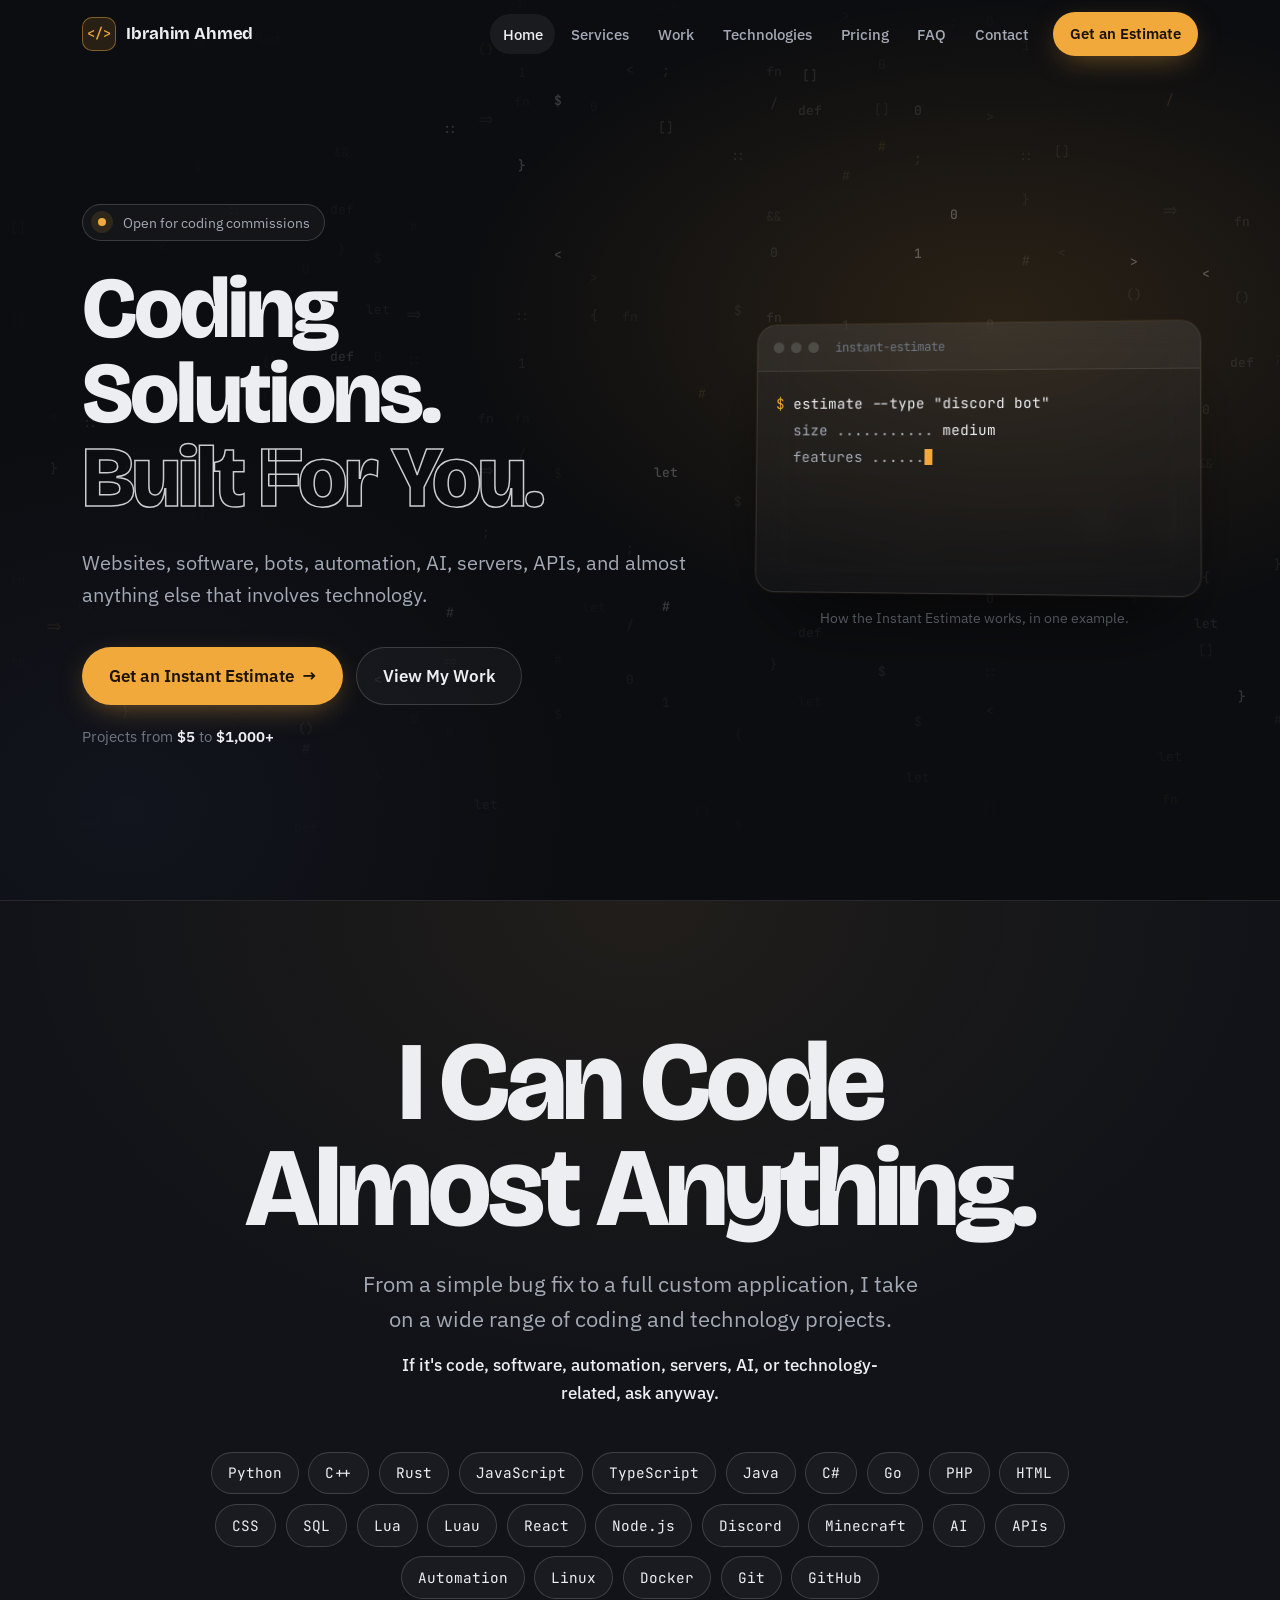
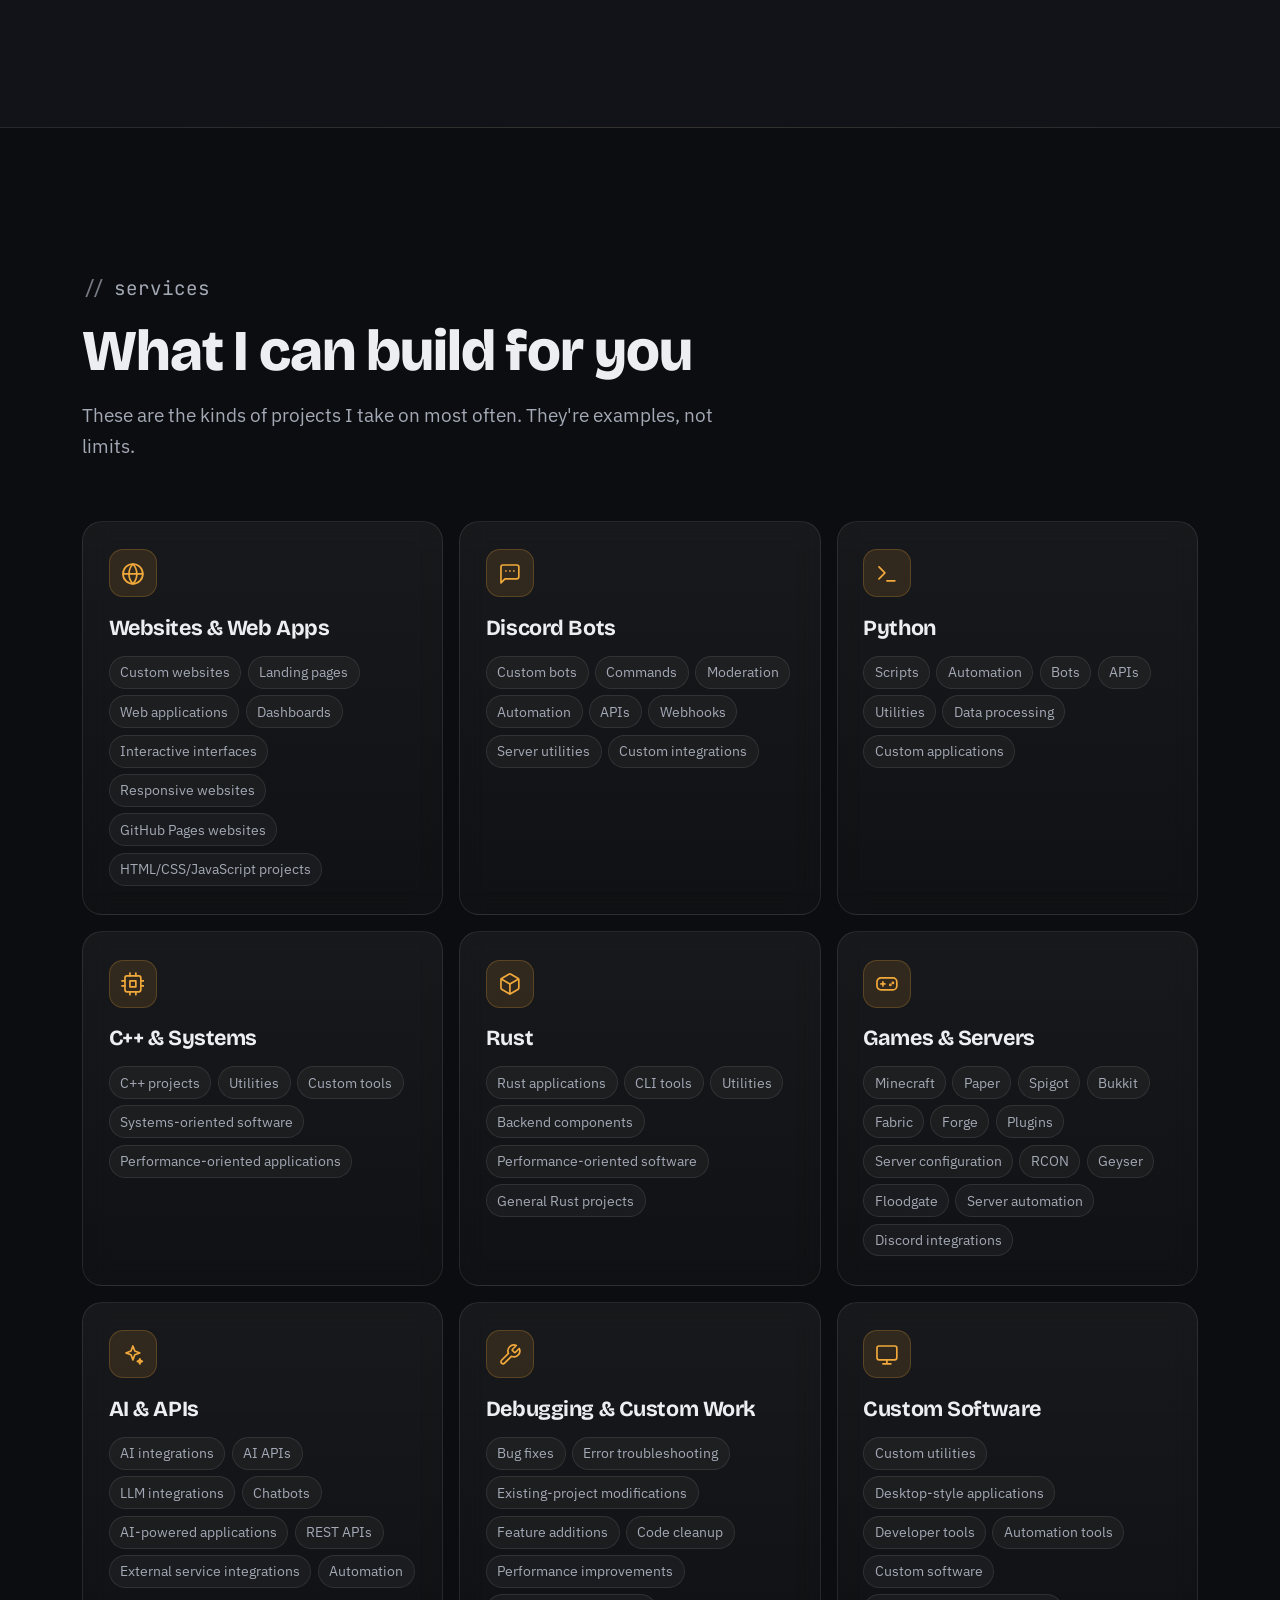
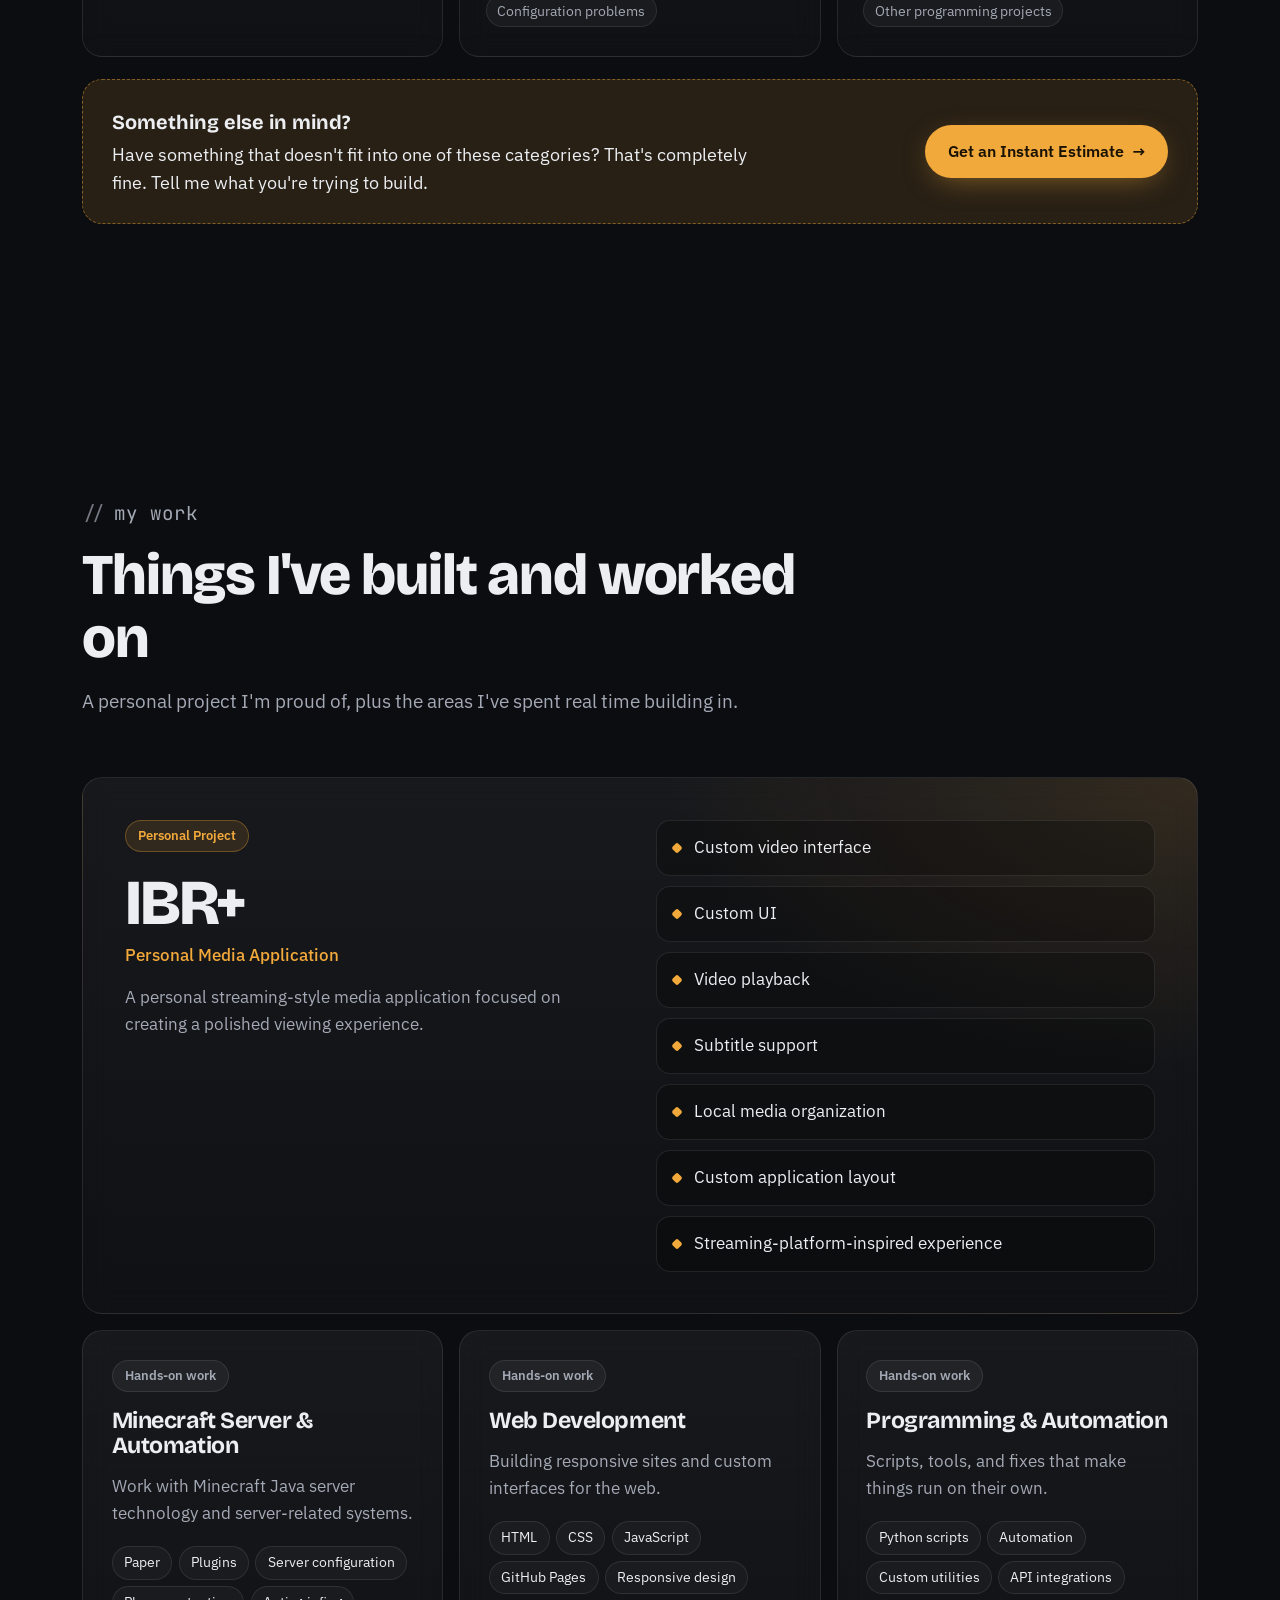
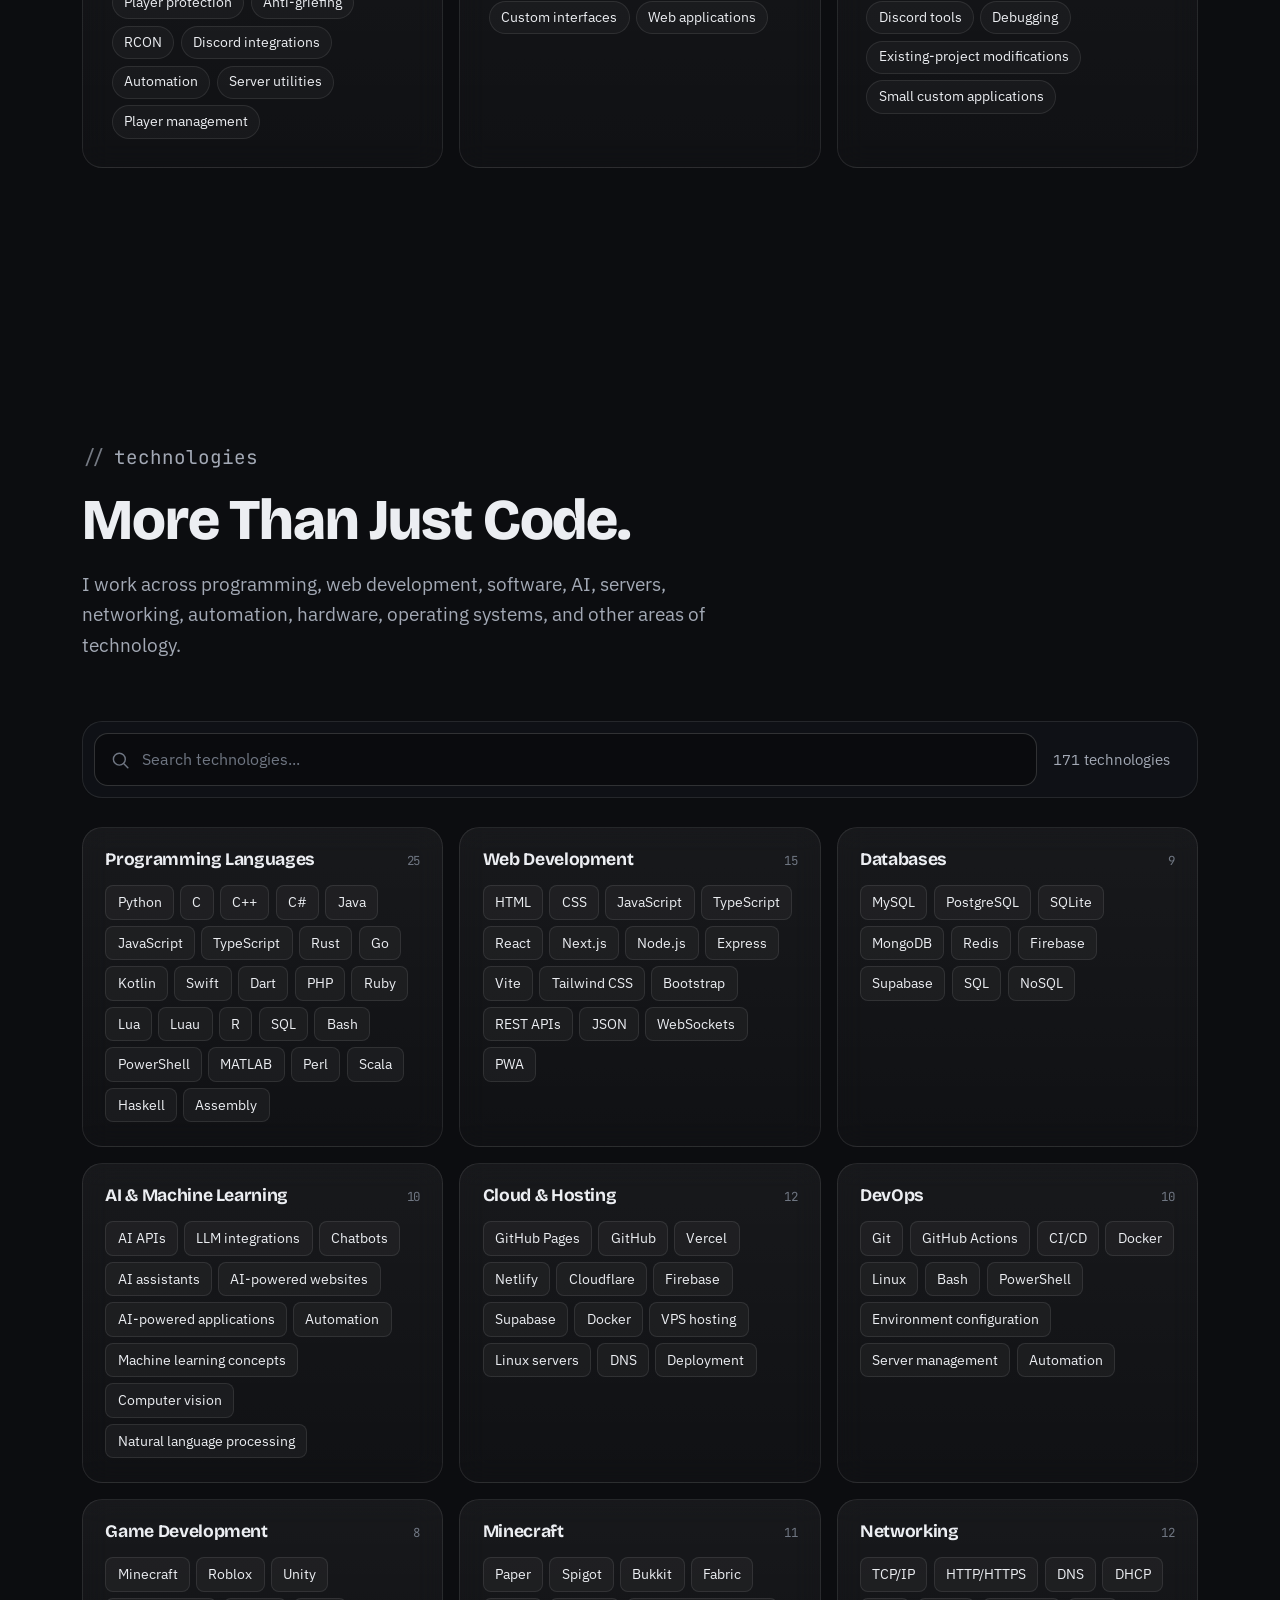
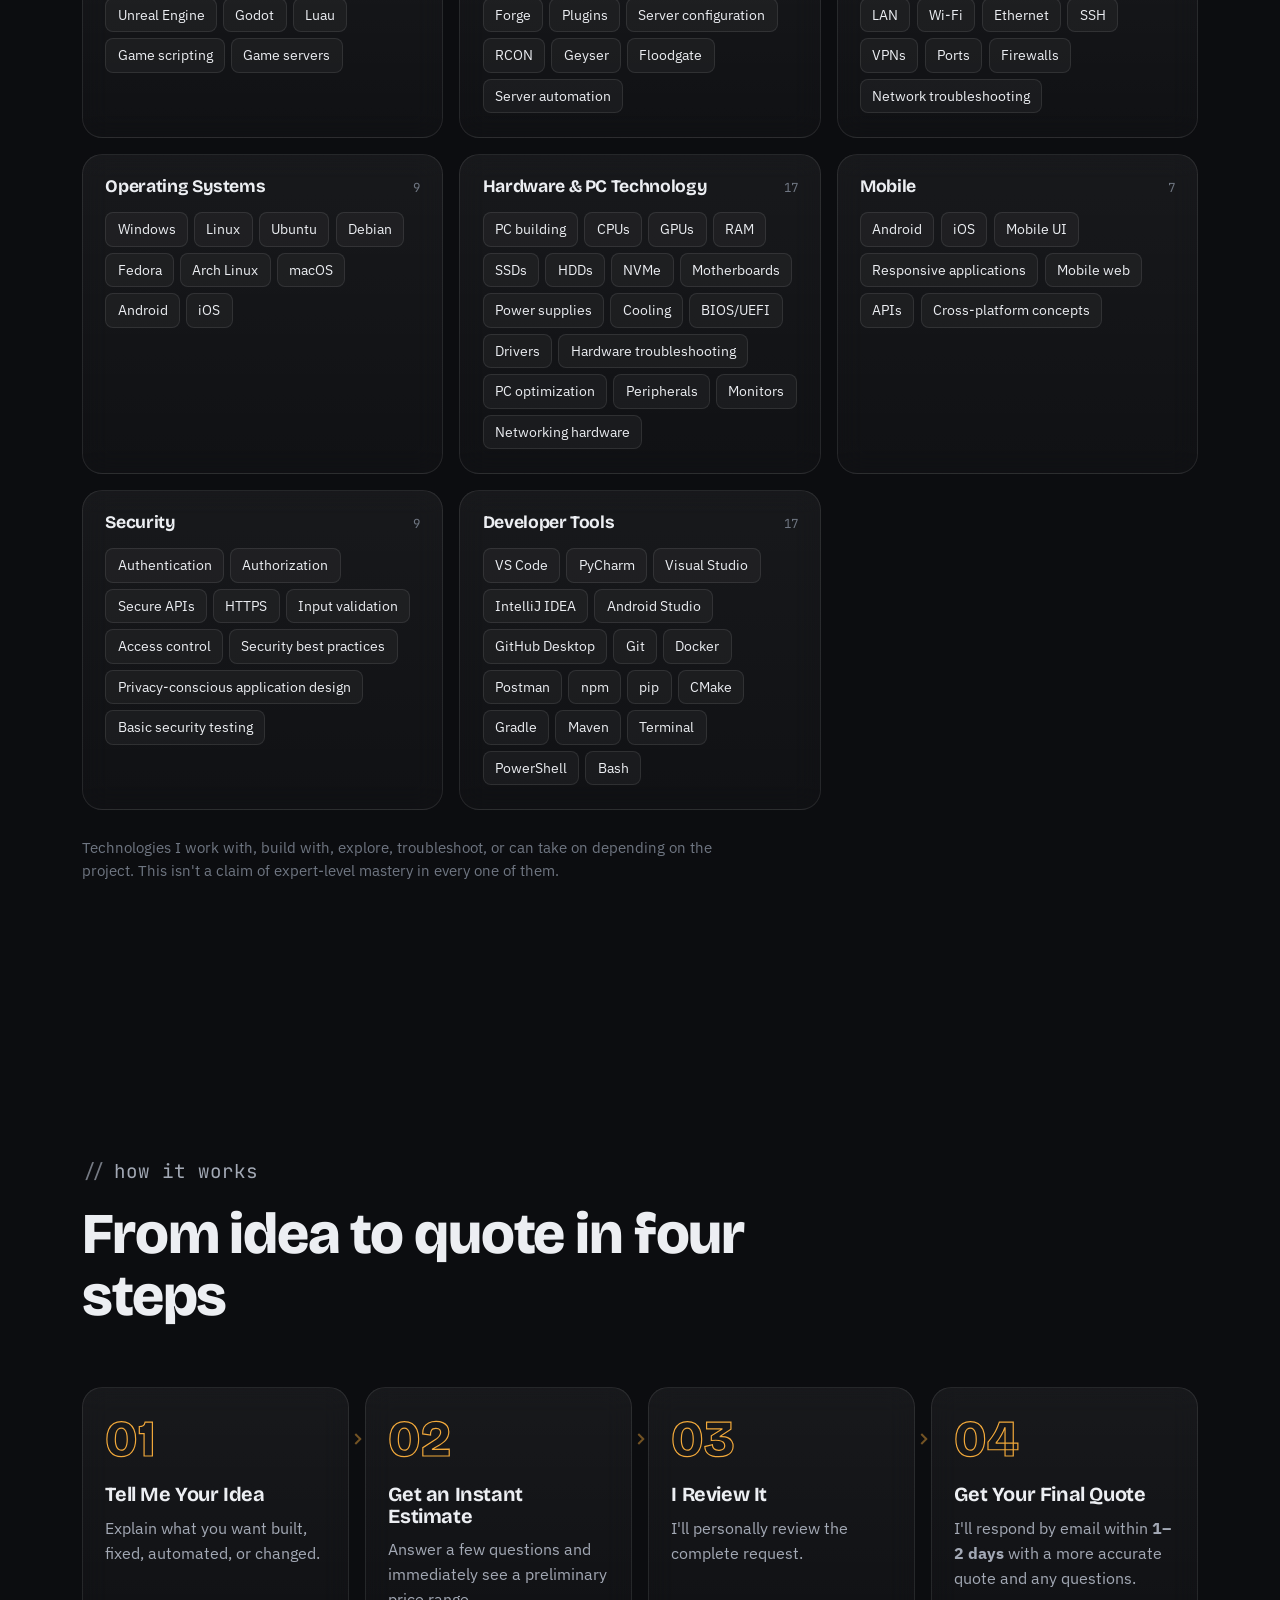
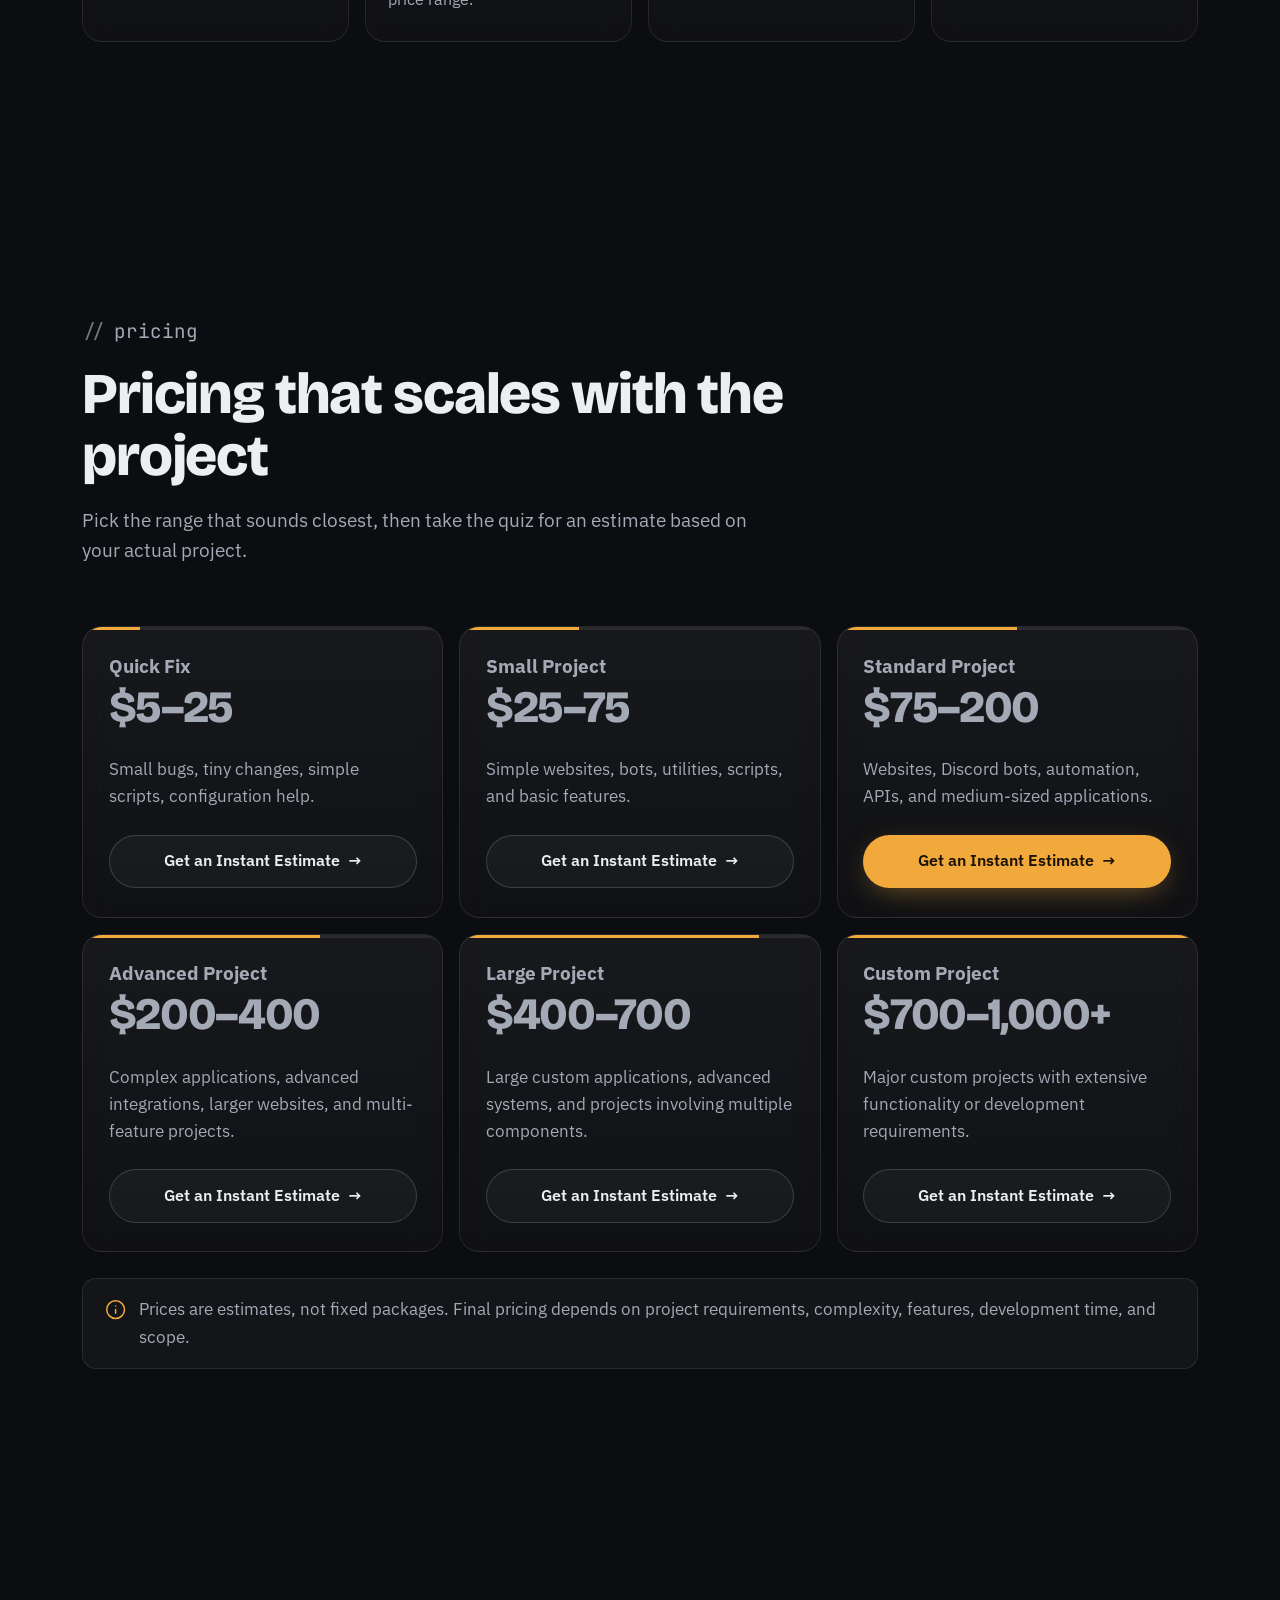
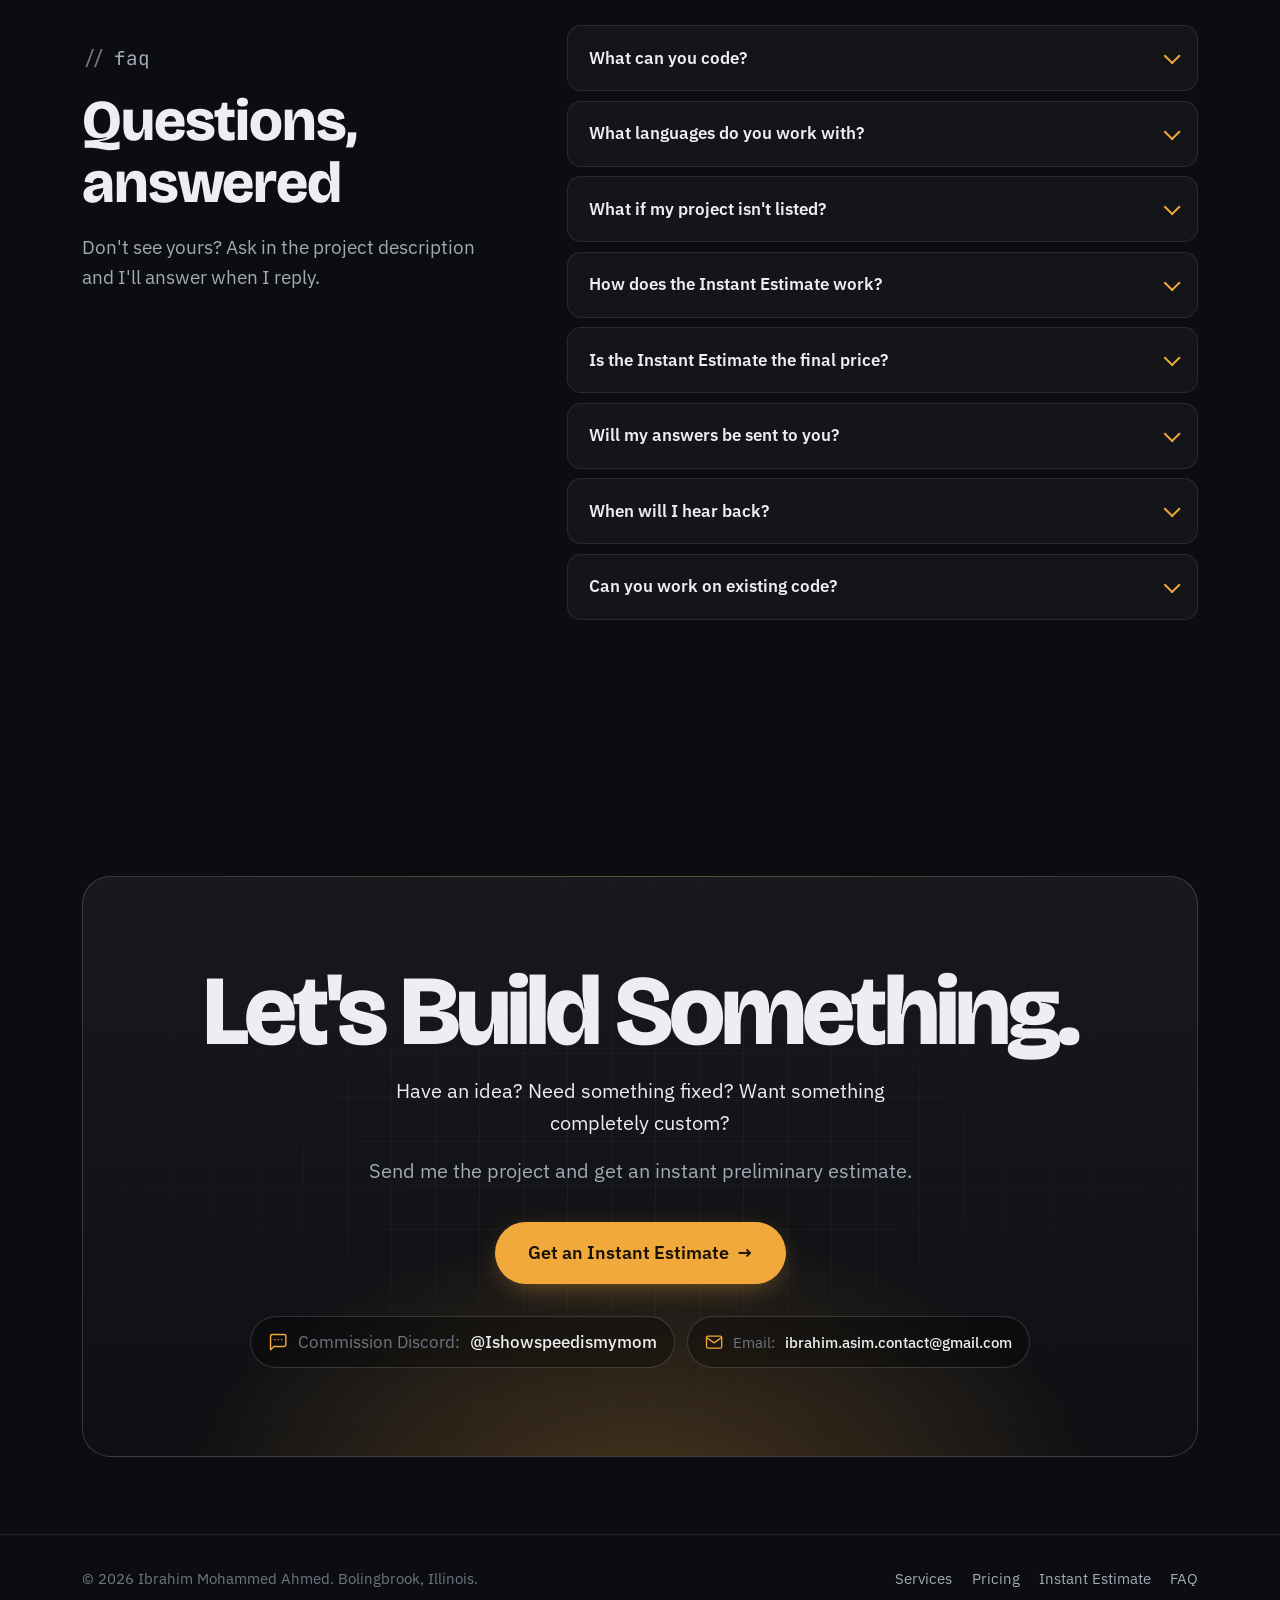
<file: coding-commissions/index.html>
<!DOCTYPE html>
<html lang="en">
<head>
  <meta charset="UTF-8">
  <meta name="viewport" content="width=device-width, initial-scale=1">
  <title>Ibrahim Mohammed Ahmed | Coding &amp; Technology</title>
  <meta name="description" content="Custom coding, software, websites, bots, automation, AI integrations, servers, and technology solutions.">
  <meta name="author" content="Ibrahim Mohammed Ahmed">
  <meta name="theme-color" content="#0c0d10">

  <meta property="og:type" content="website">
  <meta property="og:title" content="Ibrahim Mohammed Ahmed | Coding &amp; Technology">
  <meta property="og:description" content="Custom coding, software, websites, bots, automation, AI integrations, servers, and technology solutions.">
  <meta property="og:site_name" content="Ibrahim Mohammed Ahmed">
  <meta name="twitter:card" content="summary">
  <meta name="twitter:title" content="Ibrahim Mohammed Ahmed | Coding &amp; Technology">
  <meta name="twitter:description" content="Custom coding, software, websites, bots, automation, AI integrations, servers, and technology solutions.">

  <link rel="icon" type="image/svg+xml" href="assets/favicon.svg">
  <link rel="preconnect" href="https://fonts.googleapis.com">
  <link rel="preconnect" href="https://fonts.gstatic.com" crossorigin>
  <link rel="stylesheet" href="https://fonts.googleapis.com/css2?family=Bricolage+Grotesque:opsz,wght@12..96,500;12..96,700;12..96,800&family=IBM+Plex+Sans:wght@400;500;600&family=JetBrains+Mono:wght@400;500&display=swap">
  <link rel="stylesheet" href="style.css">
  <script>document.documentElement.classList.add('js');</script>
</head>
<body>
  <!-- Icon sprite -->
  <svg width="0" height="0" style="position:absolute" aria-hidden="true" focusable="false">
    <symbol id="i-globe" viewBox="0 0 24 24"><circle cx="12" cy="12" r="10"/><path d="M2 12h20"/><path d="M12 2a15.3 15.3 0 0 1 4 10 15.3 15.3 0 0 1-4 10 15.3 15.3 0 0 1-4-10 15.3 15.3 0 0 1 4-10z"/></symbol>
    <symbol id="i-chat" viewBox="0 0 24 24"><path d="M21 15a2 2 0 0 1-2 2H7l-4 4V5a2 2 0 0 1 2-2h14a2 2 0 0 1 2 2z"/><path d="M8 9h.01M12 9h.01M16 9h.01"/></symbol>
    <symbol id="i-terminal" viewBox="0 0 24 24"><polyline points="4 17 10 11 4 5"/><path d="M12 19h8"/></symbol>
    <symbol id="i-cpu" viewBox="0 0 24 24"><rect x="4" y="4" width="16" height="16" rx="2"/><rect x="9" y="9" width="6" height="6"/><path d="M9 1v3M15 1v3M9 20v3M15 20v3M20 9h3M20 14h3M1 9h3M1 14h3"/></symbol>
    <symbol id="i-box" viewBox="0 0 24 24"><path d="M21 16V8a2 2 0 0 0-1-1.73l-7-4a2 2 0 0 0-2 0l-7 4A2 2 0 0 0 3 8v8a2 2 0 0 0 1 1.73l7 4a2 2 0 0 0 2 0l7-4A2 2 0 0 0 21 16z"/><polyline points="3.27 6.96 12 12.01 20.73 6.96"/><path d="M12 22.08V12"/></symbol>
    <symbol id="i-game" viewBox="0 0 24 24"><rect x="2" y="6" width="20" height="12" rx="4"/><path d="M6 12h4M8 10v4"/><circle cx="15.5" cy="13" r=".6"/><circle cx="18" cy="11" r=".6"/></symbol>
    <symbol id="i-spark" viewBox="0 0 24 24"><path d="M12 3l1.9 5.1L19 10l-5.1 1.9L12 17l-1.9-5.1L5 10l5.1-1.9z"/><path d="M19 16l.7 1.8 1.8.7-1.8.7L19 21l-.7-1.8-1.8-.7 1.8-.7z"/></symbol>
    <symbol id="i-wrench" viewBox="0 0 24 24"><path d="M14.7 6.3a1 1 0 0 0 0 1.4l1.6 1.6a1 1 0 0 0 1.4 0l3.77-3.77a6 6 0 0 1-7.94 7.94l-6.91 6.91a2.12 2.12 0 0 1-3-3l6.91-6.91a6 6 0 0 1 7.94-7.94l-3.76 3.76z"/></symbol>
    <symbol id="i-monitor" viewBox="0 0 24 24"><rect x="2" y="3" width="20" height="14" rx="2"/><path d="M8 21h8M12 17v4"/></symbol>
    <symbol id="i-search" viewBox="0 0 24 24"><circle cx="11" cy="11" r="7"/><path d="m21 21-4.35-4.35"/></symbol>
    <symbol id="i-info" viewBox="0 0 24 24"><circle cx="12" cy="12" r="10"/><path d="M12 16v-4M12 8h.01"/></symbol>
    <symbol id="i-lock" viewBox="0 0 24 24"><rect x="3" y="11" width="18" height="11" rx="2"/><path d="M7 11V7a5 5 0 0 1 10 0v4"/></symbol>
    <symbol id="i-mail" viewBox="0 0 24 24"><rect x="2" y="4" width="20" height="16" rx="2"/><path d="m22 6-10 7L2 6"/></symbol>
    <symbol id="i-check" viewBox="0 0 24 24"><polyline points="20 6 9 17 4 12"/></symbol>
    <symbol id="i-alert" viewBox="0 0 24 24"><path d="M12 9v4M12 17h.01"/><path d="M10.29 3.86 1.82 18a2 2 0 0 0 1.71 3h16.94a2 2 0 0 0 1.71-3L13.71 3.86a2 2 0 0 0-3.42 0z"/></symbol>
  </svg>

  <a class="skip-link" href="#main">Skip to content</a>

  <header class="site-header" id="site-header">
    <nav class="container nav-inner" aria-label="Main navigation">
      <a class="brand" href="#home" aria-label="Ibrahim Mohammed Ahmed, back to top">
        <span class="brand-mark" aria-hidden="true">&lt;/&gt;</span>
        <span>Ibrahim Ahmed</span>
      </a>
      <button class="nav-toggle" id="nav-toggle" type="button" aria-expanded="false" aria-controls="nav-menu" aria-label="Open menu">
        <span></span><span></span><span></span>
      </button>
      <div class="nav-menu" id="nav-menu">
        <ul class="nav-links">
          <li><a href="#home" data-nav="home">Home</a></li>
          <li><a href="#services" data-nav="services">Services</a></li>
          <li><a href="#work" data-nav="work">Work</a></li>
          <li><a href="#technologies" data-nav="technologies">Technologies</a></li>
          <li><a href="#pricing" data-nav="pricing">Pricing</a></li>
          <li><a href="#faq" data-nav="faq">FAQ</a></li>
          <li><a href="#contact" data-nav="contact">Contact</a></li>
        </ul>
        <a class="btn btn-primary nav-cta" href="quiz.html">Get an Estimate</a>
        <a class="btn btn-primary menu-cta" href="quiz.html">Get an Instant Estimate <span class="arrow" aria-hidden="true">→</span></a>
      </div>
    </nav>
  </header>

  <main id="main">
    <!-- ================= HERO ================= -->
    <section class="hero" id="home" aria-labelledby="hero-title">
      <canvas id="hero-canvas" aria-hidden="true"></canvas>
      <div class="container hero-grid">
        <div>
          <p class="hero-tag"><span class="dot" aria-hidden="true"></span>Open for coding commissions</p>
          <h1 id="hero-title">
            <span class="line">Coding Solutions.</span>
            <span class="line line-2">Built For You.</span>
          </h1>
          <p class="hero-sub">Websites, software, bots, automation, AI, servers, APIs, and almost anything else that involves technology.</p>
          <div class="hero-actions">
            <a class="btn btn-primary" href="quiz.html">Get an Instant Estimate <span class="arrow" aria-hidden="true">→</span></a>
            <a class="btn btn-ghost" href="#work">View My Work</a>
          </div>
          <p class="hero-note">Projects from <strong>$5</strong> to <strong>$1,000+</strong></p>
        </div>

        <div>
          <div class="terminal glass" role="img" aria-label="Example: a terminal calculating an instant estimate for a medium Discord bot project, resulting in an estimated range of $75 to $200.">
            <div class="terminal-bar" aria-hidden="true"><i></i><i></i><i></i><span>instant-estimate</span></div>
            <pre id="terminal-text" aria-hidden="true"></pre>
          </div>
          <p class="terminal-caption">How the Instant Estimate works, in one example.</p>
        </div>
      </div>
    </section>

    <!-- ================= ALMOST ANYTHING ================= -->
    <section class="anything section" id="anything" aria-labelledby="anything-title">
      <div class="container anything-inner reveal">
        <h2 id="anything-title">I Can Code Almost&nbsp;Anything.</h2>
        <p class="lead">From a simple bug fix to a full custom application, I take on a wide range of coding and technology projects.</p>
        <p class="ask">If it's code, software, automation, servers, AI, or technology-related, ask anyway.</p>
        <ul class="badge-cloud reveal-stagger" aria-label="Technologies I take on">
          <li>Python</li><li>C++</li><li>Rust</li><li>JavaScript</li><li>TypeScript</li><li>Java</li><li>C#</li><li>Go</li><li>PHP</li><li>HTML</li><li>CSS</li><li>SQL</li><li>Lua</li><li>Luau</li><li>React</li><li>Node.js</li><li>Discord</li><li>Minecraft</li><li>AI</li><li>APIs</li><li>Automation</li><li>Linux</li><li>Docker</li><li>Git</li><li>GitHub</li>
        </ul>
      </div>
    </section>

    <!-- ================= SERVICES ================= -->
    <section class="section" id="services" aria-labelledby="services-title">
      <div class="container">
        <div class="section-head reveal">
          <p class="section-kicker">services</p>
          <h2 id="services-title">What I can build for you</h2>
          <p>These are the kinds of projects I take on most often. They're examples, not limits.</p>
        </div>

        <div class="services-grid reveal-stagger">
          <article class="service glass">
            <div class="service-icon" aria-hidden="true"><svg class="icon"><use href="#i-globe"/></svg></div>
            <h3>Websites &amp; Web Apps</h3>
            <ul><li>Custom websites</li><li>Landing pages</li><li>Web applications</li><li>Dashboards</li><li>Interactive interfaces</li><li>Responsive websites</li><li>GitHub Pages websites</li><li>HTML/CSS/JavaScript projects</li></ul>
          </article>
          <article class="service glass">
            <div class="service-icon" aria-hidden="true"><svg class="icon"><use href="#i-chat"/></svg></div>
            <h3>Discord Bots</h3>
            <ul><li>Custom bots</li><li>Commands</li><li>Moderation</li><li>Automation</li><li>APIs</li><li>Webhooks</li><li>Server utilities</li><li>Custom integrations</li></ul>
          </article>
          <article class="service glass">
            <div class="service-icon" aria-hidden="true"><svg class="icon"><use href="#i-terminal"/></svg></div>
            <h3>Python</h3>
            <ul><li>Scripts</li><li>Automation</li><li>Bots</li><li>APIs</li><li>Utilities</li><li>Data processing</li><li>Custom applications</li></ul>
          </article>
          <article class="service glass">
            <div class="service-icon" aria-hidden="true"><svg class="icon"><use href="#i-cpu"/></svg></div>
            <h3>C++ &amp; Systems</h3>
            <ul><li>C++ projects</li><li>Utilities</li><li>Custom tools</li><li>Systems-oriented software</li><li>Performance-oriented applications</li></ul>
          </article>
          <article class="service glass">
            <div class="service-icon" aria-hidden="true"><svg class="icon"><use href="#i-box"/></svg></div>
            <h3>Rust</h3>
            <ul><li>Rust applications</li><li>CLI tools</li><li>Utilities</li><li>Backend components</li><li>Performance-oriented software</li><li>General Rust projects</li></ul>
          </article>
          <article class="service glass">
            <div class="service-icon" aria-hidden="true"><svg class="icon"><use href="#i-game"/></svg></div>
            <h3>Games &amp; Servers</h3>
            <ul><li>Minecraft</li><li>Paper</li><li>Spigot</li><li>Bukkit</li><li>Fabric</li><li>Forge</li><li>Plugins</li><li>Server configuration</li><li>RCON</li><li>Geyser</li><li>Floodgate</li><li>Server automation</li><li>Discord integrations</li></ul>
          </article>
          <article class="service glass">
            <div class="service-icon" aria-hidden="true"><svg class="icon"><use href="#i-spark"/></svg></div>
            <h3>AI &amp; APIs</h3>
            <ul><li>AI integrations</li><li>AI APIs</li><li>LLM integrations</li><li>Chatbots</li><li>AI-powered applications</li><li>REST APIs</li><li>External service integrations</li><li>Automation</li></ul>
          </article>
          <article class="service glass">
            <div class="service-icon" aria-hidden="true"><svg class="icon"><use href="#i-wrench"/></svg></div>
            <h3>Debugging &amp; Custom Work</h3>
            <ul><li>Bug fixes</li><li>Error troubleshooting</li><li>Existing-project modifications</li><li>Feature additions</li><li>Code cleanup</li><li>Performance improvements</li><li>Configuration problems</li></ul>
          </article>
          <article class="service glass">
            <div class="service-icon" aria-hidden="true"><svg class="icon"><use href="#i-monitor"/></svg></div>
            <h3>Custom Software</h3>
            <ul><li>Custom utilities</li><li>Desktop-style applications</li><li>Developer tools</li><li>Automation tools</li><li>Custom software</li><li>Other programming projects</li></ul>
          </article>
        </div>

        <div class="service-extra reveal">
          <p><strong>Something else in mind?</strong>Have something that doesn't fit into one of these categories? That's completely fine. Tell me what you're trying to build.</p>
          <a class="btn btn-primary" href="quiz.html">Get an Instant Estimate <span class="arrow" aria-hidden="true">→</span></a>
        </div>
      </div>
    </section>

    <!-- ================= WORK ================= -->
    <section class="section" id="work" aria-labelledby="work-title">
      <div class="container">
        <div class="section-head reveal">
          <p class="section-kicker">my work</p>
          <h2 id="work-title">Things I've built and worked on</h2>
          <p>A personal project I'm proud of, plus the areas I've spent real time building in.</p>
        </div>

        <div class="work-grid reveal-stagger">
          <article class="work-card featured glass">
            <div>
              <span class="work-label">Personal Project</span>
              <h3>IBR+</h3>
              <p class="work-sub">Personal Media Application</p>
              <p class="desc">A personal streaming-style media application focused on creating a polished viewing experience.</p>
            </div>
            <ul class="feature-list" aria-label="IBR+ features">
              <li>Custom video interface</li>
              <li>Custom UI</li>
              <li>Video playback</li>
              <li>Subtitle support</li>
              <li>Local media organization</li>
              <li>Custom application layout</li>
              <li>Streaming-platform-inspired experience</li>
            </ul>
          </article>

          <article class="work-card glass">
            <span class="work-label muted">Hands-on work</span>
            <h3>Minecraft Server &amp; Automation</h3>
            <p class="desc">Work with Minecraft Java server technology and server-related systems.</p>
            <ul class="tags"><li>Paper</li><li>Plugins</li><li>Server configuration</li><li>Player protection</li><li>Anti-griefing</li><li>RCON</li><li>Discord integrations</li><li>Automation</li><li>Server utilities</li><li>Player management</li></ul>
          </article>

          <article class="work-card glass">
            <span class="work-label muted">Hands-on work</span>
            <h3>Web Development</h3>
            <p class="desc">Building responsive sites and custom interfaces for the web.</p>
            <ul class="tags"><li>HTML</li><li>CSS</li><li>JavaScript</li><li>GitHub Pages</li><li>Responsive design</li><li>Custom interfaces</li><li>Web applications</li></ul>
          </article>

          <article class="work-card glass">
            <span class="work-label muted">Hands-on work</span>
            <h3>Programming &amp; Automation</h3>
            <p class="desc">Scripts, tools, and fixes that make things run on their own.</p>
            <ul class="tags"><li>Python scripts</li><li>Automation</li><li>Custom utilities</li><li>API integrations</li><li>Discord tools</li><li>Debugging</li><li>Existing-project modifications</li><li>Small custom applications</li></ul>
          </article>
        </div>
      </div>
    </section>

    <!-- ================= TECHNOLOGIES ================= -->
    <section class="section" id="technologies" aria-labelledby="tech-title">
      <div class="container">
        <div class="section-head reveal">
          <p class="section-kicker">technologies</p>
          <h2 id="tech-title">More Than Just Code.</h2>
          <p>I work across programming, web development, software, AI, servers, networking, automation, hardware, operating systems, and other areas of technology.</p>
        </div>

        <div class="tech-tools" role="search">
          <div class="search-wrap">
            <svg class="icon" aria-hidden="true"><use href="#i-search"/></svg>
            <label for="tech-search" class="visually-hidden">Search technologies</label>
            <input type="search" id="tech-search" placeholder="Search technologies..." autocomplete="off" spellcheck="false" aria-controls="tech-grid" aria-describedby="tech-count">
          </div>
          <p class="tech-count" id="tech-count" aria-live="polite"></p>
          <button type="button" class="btn btn-ghost tech-reset" id="tech-reset" hidden>Clear search</button>
        </div>

        <div class="tech-grid" id="tech-grid">
          <article class="tech-group glass" data-keywords="languages code programming coding lang">
            <h3>Programming Languages <small>25</small></h3>
            <ul><li>Python</li><li>C</li><li>C++</li><li>C#</li><li>Java</li><li>JavaScript</li><li>TypeScript</li><li>Rust</li><li>Go</li><li>Kotlin</li><li>Swift</li><li>Dart</li><li>PHP</li><li>Ruby</li><li>Lua</li><li>Luau</li><li>R</li><li>SQL</li><li>Bash</li><li>PowerShell</li><li>MATLAB</li><li>Perl</li><li>Scala</li><li>Haskell</li><li>Assembly</li></ul>
          </article>
          <article class="tech-group glass" data-keywords="web website frontend backend site webdev">
            <h3>Web Development <small>15</small></h3>
            <ul><li>HTML</li><li>CSS</li><li>JavaScript</li><li>TypeScript</li><li>React</li><li>Next.js</li><li>Node.js</li><li>Express</li><li>Vite</li><li>Tailwind CSS</li><li>Bootstrap</li><li>REST APIs</li><li>JSON</li><li>WebSockets</li><li>PWA</li></ul>
          </article>
          <article class="tech-group glass" data-keywords="database databases db data storage">
            <h3>Databases <small>9</small></h3>
            <ul><li>MySQL</li><li>PostgreSQL</li><li>SQLite</li><li>MongoDB</li><li>Redis</li><li>Firebase</li><li>Supabase</li><li>SQL</li><li>NoSQL</li></ul>
          </article>
          <article class="tech-group glass" data-keywords="ai ml artificial intelligence machine learning llm gpt">
            <h3>AI &amp; Machine Learning <small>10</small></h3>
            <ul><li>AI APIs</li><li>LLM integrations</li><li>Chatbots</li><li>AI assistants</li><li>AI-powered websites</li><li>AI-powered applications</li><li>Automation</li><li>Machine learning concepts</li><li>Computer vision</li><li>Natural language processing</li></ul>
          </article>
          <article class="tech-group glass" data-keywords="cloud hosting host deploy server">
            <h3>Cloud &amp; Hosting <small>12</small></h3>
            <ul><li>GitHub Pages</li><li>GitHub</li><li>Vercel</li><li>Netlify</li><li>Cloudflare</li><li>Firebase</li><li>Supabase</li><li>Docker</li><li>VPS hosting</li><li>Linux servers</li><li>DNS</li><li>Deployment</li></ul>
          </article>
          <article class="tech-group glass" data-keywords="devops ops ci cd pipeline infrastructure">
            <h3>DevOps <small>10</small></h3>
            <ul><li>Git</li><li>GitHub Actions</li><li>CI/CD</li><li>Docker</li><li>Linux</li><li>Bash</li><li>PowerShell</li><li>Environment configuration</li><li>Server management</li><li>Automation</li></ul>
          </article>
          <article class="tech-group glass" data-keywords="game games gaming gamedev">
            <h3>Game Development <small>8</small></h3>
            <ul><li>Minecraft</li><li>Roblox</li><li>Unity</li><li>Unreal Engine</li><li>Godot</li><li>Luau</li><li>Game scripting</li><li>Game servers</li></ul>
          </article>
          <article class="tech-group glass" data-keywords="minecraft mc server servers plugin mods">
            <h3>Minecraft <small>11</small></h3>
            <ul><li>Paper</li><li>Spigot</li><li>Bukkit</li><li>Fabric</li><li>Forge</li><li>Plugins</li><li>Server configuration</li><li>RCON</li><li>Geyser</li><li>Floodgate</li><li>Server automation</li></ul>
          </article>
          <article class="tech-group glass" data-keywords="network networking internet">
            <h3>Networking <small>12</small></h3>
            <ul><li>TCP/IP</li><li>HTTP/HTTPS</li><li>DNS</li><li>DHCP</li><li>LAN</li><li>Wi-Fi</li><li>Ethernet</li><li>SSH</li><li>VPNs</li><li>Ports</li><li>Firewalls</li><li>Network troubleshooting</li></ul>
          </article>
          <article class="tech-group glass" data-keywords="os operating system systems">
            <h3>Operating Systems <small>9</small></h3>
            <ul><li>Windows</li><li>Linux</li><li>Ubuntu</li><li>Debian</li><li>Fedora</li><li>Arch Linux</li><li>macOS</li><li>Android</li><li>iOS</li></ul>
          </article>
          <article class="tech-group glass" data-keywords="hardware pc computer build">
            <h3>Hardware &amp; PC Technology <small>17</small></h3>
            <ul><li>PC building</li><li>CPUs</li><li>GPUs</li><li>RAM</li><li>SSDs</li><li>HDDs</li><li>NVMe</li><li>Motherboards</li><li>Power supplies</li><li>Cooling</li><li>BIOS/UEFI</li><li>Drivers</li><li>Hardware troubleshooting</li><li>PC optimization</li><li>Peripherals</li><li>Monitors</li><li>Networking hardware</li></ul>
          </article>
          <article class="tech-group glass" data-keywords="mobile phone app apps">
            <h3>Mobile <small>7</small></h3>
            <ul><li>Android</li><li>iOS</li><li>Mobile UI</li><li>Responsive applications</li><li>Mobile web</li><li>APIs</li><li>Cross-platform concepts</li></ul>
          </article>
          <article class="tech-group glass" data-keywords="security secure auth defensive">
            <h3>Security <small>9</small></h3>
            <ul><li>Authentication</li><li>Authorization</li><li>Secure APIs</li><li>HTTPS</li><li>Input validation</li><li>Access control</li><li>Security best practices</li><li>Privacy-conscious application design</li><li>Basic security testing</li></ul>
          </article>
          <article class="tech-group glass" data-keywords="tools ide editor devtools developer">
            <h3>Developer Tools <small>17</small></h3>
            <ul><li>VS Code</li><li>PyCharm</li><li>Visual Studio</li><li>IntelliJ IDEA</li><li>Android Studio</li><li>GitHub Desktop</li><li>Git</li><li>Docker</li><li>Postman</li><li>npm</li><li>pip</li><li>CMake</li><li>Gradle</li><li>Maven</li><li>Terminal</li><li>PowerShell</li><li>Bash</li></ul>
          </article>
        </div>

        <div class="tech-empty" id="tech-empty" hidden>
          <h3>No match for "<span id="tech-empty-term"></span>"</h3>
          <p>It's not on the list, but that doesn't mean I can't take it on. Describe the project and I'll let you know.</p>
          <a class="btn btn-primary" href="quiz.html">Ask About It <span class="arrow" aria-hidden="true">→</span></a>
        </div>

        <p class="tech-disclaimer">Technologies I work with, build with, explore, troubleshoot, or can take on depending on the project. This isn't a claim of expert-level mastery in every one of them.</p>
      </div>
    </section>

    <!-- ================= HOW IT WORKS ================= -->
    <section class="section" id="how" aria-labelledby="how-title">
      <div class="container">
        <div class="section-head reveal">
          <p class="section-kicker">how it works</p>
          <h2 id="how-title">From idea to quote in four steps</h2>
        </div>
        <ol class="steps reveal-stagger">
          <li class="glass">
            <span class="step-num" aria-hidden="true">01</span>
            <h3>Tell Me Your Idea</h3>
            <p>Explain what you want built, fixed, automated, or changed.</p>
          </li>
          <li class="glass">
            <span class="step-num" aria-hidden="true">02</span>
            <h3>Get an Instant Estimate</h3>
            <p>Answer a few questions and immediately see a preliminary price range.</p>
          </li>
          <li class="glass">
            <span class="step-num" aria-hidden="true">03</span>
            <h3>I Review It</h3>
            <p>I'll personally review the complete request.</p>
          </li>
          <li class="glass">
            <span class="step-num" aria-hidden="true">04</span>
            <h3>Get Your Final Quote</h3>
            <p>I'll respond by email within <strong>1–2 days</strong> with a more accurate quote and any questions.</p>
          </li>
        </ol>
      </div>
    </section>

    <!-- ================= PRICING ================= -->
    <section class="section" id="pricing" aria-labelledby="pricing-title">
      <div class="container">
        <div class="section-head reveal">
          <p class="section-kicker">pricing</p>
          <h2 id="pricing-title">Pricing that scales with the project</h2>
          <p>Pick the range that sounds closest, then take the quiz for an estimate based on your actual project.</p>
        </div>

        <div class="pricing-grid reveal-stagger">
          <article class="price-card glass" style="--fill:16%">
            <h3>Quick Fix</h3>
            <p class="price">$5–25</p>
            <p>Small bugs, tiny changes, simple scripts, configuration help.</p>
            <a class="btn btn-ghost" href="quiz.html?budget=1">Get an Instant Estimate <span class="arrow" aria-hidden="true">→</span></a>
          </article>
          <article class="price-card glass" style="--fill:33%">
            <h3>Small Project</h3>
            <p class="price">$25–75</p>
            <p>Simple websites, bots, utilities, scripts, and basic features.</p>
            <a class="btn btn-ghost" href="quiz.html?budget=2">Get an Instant Estimate <span class="arrow" aria-hidden="true">→</span></a>
          </article>
          <article class="price-card glass" style="--fill:50%">
            <h3>Standard Project</h3>
            <p class="price">$75–200</p>
            <p>Websites, Discord bots, automation, APIs, and medium-sized applications.</p>
            <a class="btn btn-primary" href="quiz.html?budget=3">Get an Instant Estimate <span class="arrow" aria-hidden="true">→</span></a>
          </article>
          <article class="price-card glass" style="--fill:66%">
            <h3>Advanced Project</h3>
            <p class="price">$200–400</p>
            <p>Complex applications, advanced integrations, larger websites, and multi-feature projects.</p>
            <a class="btn btn-ghost" href="quiz.html?budget=4">Get an Instant Estimate <span class="arrow" aria-hidden="true">→</span></a>
          </article>
          <article class="price-card glass" style="--fill:83%">
            <h3>Large Project</h3>
            <p class="price">$400–700</p>
            <p>Large custom applications, advanced systems, and projects involving multiple components.</p>
            <a class="btn btn-ghost" href="quiz.html?budget=5">Get an Instant Estimate <span class="arrow" aria-hidden="true">→</span></a>
          </article>
          <article class="price-card glass" style="--fill:100%">
            <h3>Custom Project</h3>
            <p class="price">$700–1,000+</p>
            <p>Major custom projects with extensive functionality or development requirements.</p>
            <a class="btn btn-ghost" href="quiz.html?budget=6">Get an Instant Estimate <span class="arrow" aria-hidden="true">→</span></a>
          </article>
        </div>

        <p class="pricing-note reveal"><svg class="icon" aria-hidden="true"><use href="#i-info"/></svg><span>Prices are estimates, not fixed packages. Final pricing depends on project requirements, complexity, features, development time, and scope.</span></p>
      </div>
    </section>

    <!-- ================= FAQ ================= -->
    <section class="section" id="faq" aria-labelledby="faq-title">
      <div class="container faq-layout">
        <div class="section-head reveal">
          <p class="section-kicker">faq</p>
          <h2 id="faq-title">Questions, answered</h2>
          <p>Don't see yours? Ask in the project description and I'll answer when I reply.</p>
        </div>
        <div class="faq-list reveal-stagger">
          <details class="faq-item">
            <summary>What can you code?</summary>
            <div class="answer"><p>Almost anything related to programming and technology, including websites, bots, scripts, automation, software, APIs, AI integrations, Minecraft/server projects, and more.</p></div>
          </details>
          <details class="faq-item">
            <summary>What languages do you work with?</summary>
            <div class="answer"><p>Python, C++, Rust, JavaScript, TypeScript, Java, C#, Go, PHP, Lua, Luau, HTML, CSS, SQL, and many others depending on the project.</p></div>
          </details>
          <details class="faq-item">
            <summary>What if my project isn't listed?</summary>
            <div class="answer"><p>Ask anyway. The services listed are examples, not limitations.</p></div>
          </details>
          <details class="faq-item">
            <summary>How does the Instant Estimate work?</summary>
            <div class="answer"><p>The quiz uses the information you provide to calculate an initial estimated price range.</p></div>
          </details>
          <details class="faq-item">
            <summary>Is the Instant Estimate the final price?</summary>
            <div class="answer"><p>No. It is an automated preliminary estimate. The final quote is determined after reviewing the complete project requirements.</p></div>
          </details>
          <details class="faq-item">
            <summary>Will my answers be sent to you?</summary>
            <div class="answer"><p>Yes. After submission, the complete quiz response, including your contact information, project details, and preliminary estimate, is automatically sent for review.</p></div>
          </details>
          <details class="faq-item">
            <summary>When will I hear back?</summary>
            <div class="answer"><p>I'll review the submitted project and respond by email within <strong>1–2 days</strong>.</p></div>
          </details>
          <details class="faq-item">
            <summary>Can you work on existing code?</summary>
            <div class="answer"><p>Yes. Existing projects can be debugged, modified, expanded, or improved depending on the codebase.</p></div>
          </details>
        </div>
      </div>
    </section>

    <!-- ================= FINAL CTA ================= -->
    <section class="section cta-section" id="contact" aria-labelledby="contact-title">
      <div class="container">
        <div class="cta-card reveal">
          <h2 id="contact-title">Let's Build Something.</h2>
          <p class="strong">Have an idea? Need something fixed? Want something completely custom?</p>
          <p>Send me the project and get an instant preliminary estimate.</p>
          <a class="btn btn-primary" href="quiz.html">Get an Instant Estimate <span class="arrow" aria-hidden="true">→</span></a>
          <div class="contact-lines">
            <button type="button" class="contact-chip copy-btn" data-copy="@Ishowspeedismymom" aria-label="Copy commission Discord username @Ishowspeedismymom">
              <svg class="icon" aria-hidden="true"><use href="#i-chat"/></svg><span>Commission Discord:</span> <b>@Ishowspeedismymom</b>
            </button>
            <a class="contact-chip" href="mailto:ibrahim.asim.contact@gmail.com">
              <svg class="icon" aria-hidden="true"><use href="#i-mail"/></svg><span>Email:</span> <b>ibrahim.asim.contact@gmail.com</b>
            </a>
          </div>
        </div>
      </div>
    </section>
  </main>

  <footer class="site-footer">
    <div class="container footer-inner">
      <p>© <span id="year">2026</span> Ibrahim Mohammed Ahmed. Bolingbrook, Illinois.</p>
      <ul class="footer-links">
        <li><a href="#services">Services</a></li>
        <li><a href="#pricing">Pricing</a></li>
        <li><a href="quiz.html">Instant Estimate</a></li>
        <li><a href="#faq">FAQ</a></li>
      </ul>
    </div>
  </footer>

  <div class="toast" id="toast" role="status" aria-live="polite"></div>

  <script src="script.js"></script>
</body>
</html>
</file>
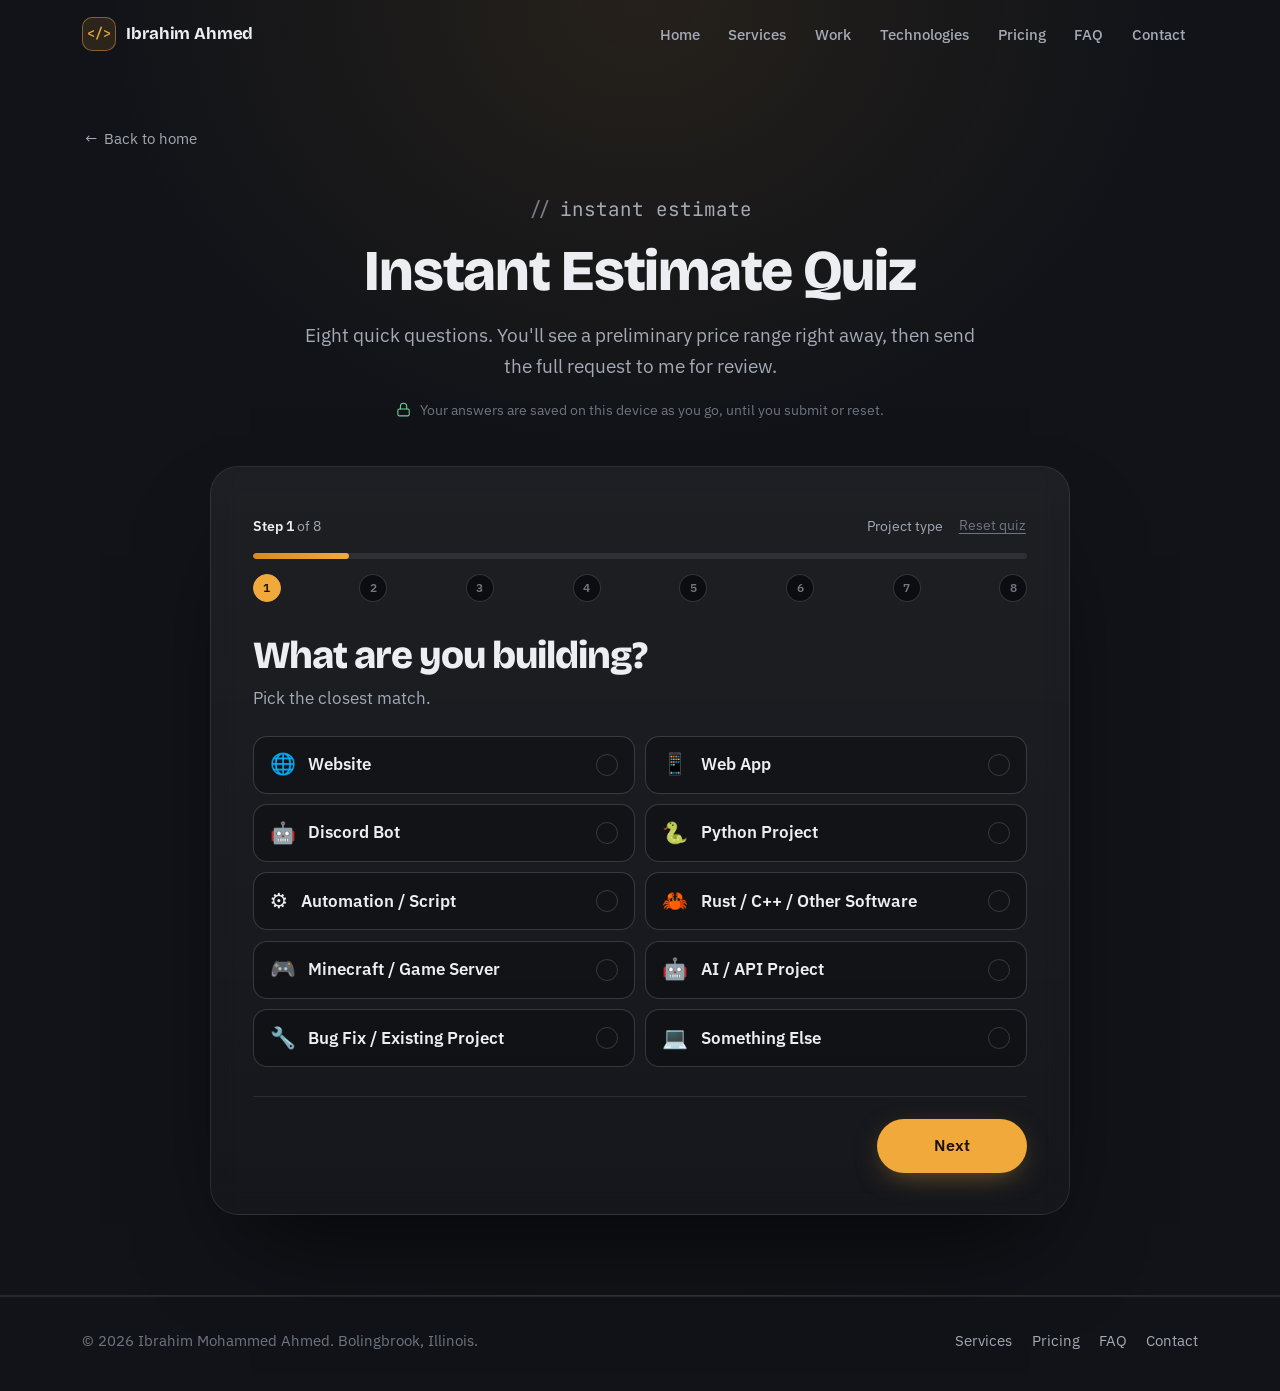
<file: coding-commissions/quiz.html>
<!DOCTYPE html>
<html lang="en">
<head>
  <meta charset="UTF-8">
  <meta name="viewport" content="width=device-width, initial-scale=1">
  <title>Instant Estimate Quiz | Ibrahim Mohammed Ahmed</title>
  <meta name="description" content="Answer 8 quick questions to get an instant preliminary price range for your coding project, then send the full request to Ibrahim for review.">
  <meta name="author" content="Ibrahim Mohammed Ahmed">
  <meta name="theme-color" content="#0c0d10">

  <meta property="og:type" content="website">
  <meta property="og:title" content="Instant Estimate Quiz | Ibrahim Mohammed Ahmed">
  <meta property="og:description" content="Get an instant preliminary price range for your coding project.">
  <meta property="og:site_name" content="Ibrahim Mohammed Ahmed">
  <meta name="twitter:card" content="summary">

  <link rel="icon" type="image/svg+xml" href="assets/favicon.svg">
  <link rel="preconnect" href="https://fonts.googleapis.com">
  <link rel="preconnect" href="https://fonts.gstatic.com" crossorigin>
  <link rel="stylesheet" href="https://fonts.googleapis.com/css2?family=Bricolage+Grotesque:opsz,wght@12..96,500;12..96,700;12..96,800&family=IBM+Plex+Sans:wght@400;500;600&family=JetBrains+Mono:wght@400;500&display=swap">
  <link rel="stylesheet" href="style.css">
  <script>document.documentElement.classList.add('js');</script>
</head>
<body class="quiz-body">
  <!-- Icon sprite -->
  <svg width="0" height="0" style="position:absolute" aria-hidden="true" focusable="false">
    <symbol id="i-globe" viewBox="0 0 24 24"><circle cx="12" cy="12" r="10"/><path d="M2 12h20"/><path d="M12 2a15.3 15.3 0 0 1 4 10 15.3 15.3 0 0 1-4 10 15.3 15.3 0 0 1-4-10 15.3 15.3 0 0 1 4-10z"/></symbol>
    <symbol id="i-chat" viewBox="0 0 24 24"><path d="M21 15a2 2 0 0 1-2 2H7l-4 4V5a2 2 0 0 1 2-2h14a2 2 0 0 1 2 2z"/><path d="M8 9h.01M12 9h.01M16 9h.01"/></symbol>
    <symbol id="i-terminal" viewBox="0 0 24 24"><polyline points="4 17 10 11 4 5"/><path d="M12 19h8"/></symbol>
    <symbol id="i-cpu" viewBox="0 0 24 24"><rect x="4" y="4" width="16" height="16" rx="2"/><rect x="9" y="9" width="6" height="6"/><path d="M9 1v3M15 1v3M9 20v3M15 20v3M20 9h3M20 14h3M1 9h3M1 14h3"/></symbol>
    <symbol id="i-box" viewBox="0 0 24 24"><path d="M21 16V8a2 2 0 0 0-1-1.73l-7-4a2 2 0 0 0-2 0l-7 4A2 2 0 0 0 3 8v8a2 2 0 0 0 1 1.73l7 4a2 2 0 0 0 2 0l7-4A2 2 0 0 0 21 16z"/><polyline points="3.27 6.96 12 12.01 20.73 6.96"/><path d="M12 22.08V12"/></symbol>
    <symbol id="i-game" viewBox="0 0 24 24"><rect x="2" y="6" width="20" height="12" rx="4"/><path d="M6 12h4M8 10v4"/><circle cx="15.5" cy="13" r=".6"/><circle cx="18" cy="11" r=".6"/></symbol>
    <symbol id="i-spark" viewBox="0 0 24 24"><path d="M12 3l1.9 5.1L19 10l-5.1 1.9L12 17l-1.9-5.1L5 10l5.1-1.9z"/><path d="M19 16l.7 1.8 1.8.7-1.8.7L19 21l-.7-1.8-1.8-.7 1.8-.7z"/></symbol>
    <symbol id="i-wrench" viewBox="0 0 24 24"><path d="M14.7 6.3a1 1 0 0 0 0 1.4l1.6 1.6a1 1 0 0 0 1.4 0l3.77-3.77a6 6 0 0 1-7.94 7.94l-6.91 6.91a2.12 2.12 0 0 1-3-3l6.91-6.91a6 6 0 0 1 7.94-7.94l-3.76 3.76z"/></symbol>
    <symbol id="i-monitor" viewBox="0 0 24 24"><rect x="2" y="3" width="20" height="14" rx="2"/><path d="M8 21h8M12 17v4"/></symbol>
    <symbol id="i-search" viewBox="0 0 24 24"><circle cx="11" cy="11" r="7"/><path d="m21 21-4.35-4.35"/></symbol>
    <symbol id="i-info" viewBox="0 0 24 24"><circle cx="12" cy="12" r="10"/><path d="M12 16v-4M12 8h.01"/></symbol>
    <symbol id="i-lock" viewBox="0 0 24 24"><rect x="3" y="11" width="18" height="11" rx="2"/><path d="M7 11V7a5 5 0 0 1 10 0v4"/></symbol>
    <symbol id="i-mail" viewBox="0 0 24 24"><rect x="2" y="4" width="20" height="16" rx="2"/><path d="m22 6-10 7L2 6"/></symbol>
    <symbol id="i-check" viewBox="0 0 24 24"><polyline points="20 6 9 17 4 12"/></symbol>
    <symbol id="i-alert" viewBox="0 0 24 24"><path d="M12 9v4M12 17h.01"/><path d="M10.29 3.86 1.82 18a2 2 0 0 0 1.71 3h16.94a2 2 0 0 0 1.71-3L13.71 3.86a2 2 0 0 0-3.42 0z"/></symbol>
  </svg>

  <a class="skip-link" href="#main">Skip to the quiz</a>

  <header class="site-header" id="site-header">
    <nav class="container nav-inner" aria-label="Main navigation">
      <a class="brand" href="index.html#home" aria-label="Ibrahim Mohammed Ahmed, home page">
        <span class="brand-mark" aria-hidden="true">&lt;/&gt;</span>
        <span>Ibrahim Ahmed</span>
      </a>
      <button class="nav-toggle" id="nav-toggle" type="button" aria-expanded="false" aria-controls="nav-menu" aria-label="Open menu">
        <span></span><span></span><span></span>
      </button>
      <div class="nav-menu" id="nav-menu">
        <ul class="nav-links">
          <li><a href="index.html#home" data-nav="home">Home</a></li>
          <li><a href="index.html#services" data-nav="services">Services</a></li>
          <li><a href="index.html#work" data-nav="work">Work</a></li>
          <li><a href="index.html#technologies" data-nav="technologies">Technologies</a></li>
          <li><a href="index.html#pricing" data-nav="pricing">Pricing</a></li>
          <li><a href="index.html#faq" data-nav="faq">FAQ</a></li>
          <li><a href="index.html#contact" data-nav="contact">Contact</a></li>
        </ul>
      </div>
    </nav>
  </header>

  <main id="main">
    <section class="quiz-page estimate" id="estimate" aria-labelledby="estimate-title">
      <div class="container">
        <a class="back-link" href="index.html"><span aria-hidden="true">←</span> Back to home</a>
        <div class="section-head">
          <p class="section-kicker">instant estimate</p>
          <h1 id="estimate-title">Instant Estimate Quiz</h1>
          <p>Eight quick questions. You'll see a preliminary price range right away, then send the full request to me for review.</p>
          <p class="saved-note" id="saved-note"><svg class="icon" aria-hidden="true"><use href="#i-lock"/></svg>Your answers are saved on this device as you go, until you submit or reset.</p>
        </div>

        <div class="quiz-shell glass">
          <form id="quiz" novalidate>
            <div id="quiz-steps-wrap">
              <div class="quiz-progress">
                <div class="progress-meta">
                  <span id="progress-label"><strong>Step 1</strong> of 8</span>
                  <span class="progress-right"><span id="progress-name">Project type</span><button type="button" class="reset-link" id="reset-quiz">Reset quiz</button></span>
                </div>
                <div class="progress-track" role="progressbar" aria-label="Quiz progress" aria-valuemin="1" aria-valuemax="8" aria-valuenow="1" id="progress-bar">
                  <div class="progress-fill" id="progress-fill"></div>
                </div>
                <ol class="progress-dots" id="progress-dots" aria-hidden="true">
                  <li>1</li><li>2</li><li>3</li><li>4</li><li>5</li><li>6</li><li>7</li><li>8</li>
                </ol>
              </div>

              <!-- STEP 1 -->
              <fieldset class="q-step" data-step="1" data-name="Project type" aria-describedby="err-1">
                <legend class="q-title" tabindex="-1">What are you building?</legend>
                <p class="q-help">Pick the closest match.</p>
                <div class="options">
                  <label class="option"><input type="radio" name="project_type" value="Website"><span class="opt"><span class="emoji" aria-hidden="true">🌐</span><span class="opt-text"><span class="opt-main">Website</span></span><span class="check" aria-hidden="true"></span></span></label>
                  <label class="option"><input type="radio" name="project_type" value="Web App"><span class="opt"><span class="emoji" aria-hidden="true">📱</span><span class="opt-text"><span class="opt-main">Web App</span></span><span class="check" aria-hidden="true"></span></span></label>
                  <label class="option"><input type="radio" name="project_type" value="Discord Bot"><span class="opt"><span class="emoji" aria-hidden="true">🤖</span><span class="opt-text"><span class="opt-main">Discord Bot</span></span><span class="check" aria-hidden="true"></span></span></label>
                  <label class="option"><input type="radio" name="project_type" value="Python Project"><span class="opt"><span class="emoji" aria-hidden="true">🐍</span><span class="opt-text"><span class="opt-main">Python Project</span></span><span class="check" aria-hidden="true"></span></span></label>
                  <label class="option"><input type="radio" name="project_type" value="Automation / Script"><span class="opt"><span class="emoji" aria-hidden="true">⚙️</span><span class="opt-text"><span class="opt-main">Automation / Script</span></span><span class="check" aria-hidden="true"></span></span></label>
                  <label class="option"><input type="radio" name="project_type" value="Rust / C++ / Other Software"><span class="opt"><span class="emoji" aria-hidden="true">🦀</span><span class="opt-text"><span class="opt-main">Rust / C++ / Other Software</span></span><span class="check" aria-hidden="true"></span></span></label>
                  <label class="option"><input type="radio" name="project_type" value="Minecraft / Game Server"><span class="opt"><span class="emoji" aria-hidden="true">🎮</span><span class="opt-text"><span class="opt-main">Minecraft / Game Server</span></span><span class="check" aria-hidden="true"></span></span></label>
                  <label class="option"><input type="radio" name="project_type" value="AI / API Project"><span class="opt"><span class="emoji" aria-hidden="true">🤖</span><span class="opt-text"><span class="opt-main">AI / API Project</span></span><span class="check" aria-hidden="true"></span></span></label>
                  <label class="option"><input type="radio" name="project_type" value="Bug Fix / Existing Project"><span class="opt"><span class="emoji" aria-hidden="true">🔧</span><span class="opt-text"><span class="opt-main">Bug Fix / Existing Project</span></span><span class="check" aria-hidden="true"></span></span></label>
                  <label class="option"><input type="radio" name="project_type" value="Something Else"><span class="opt"><span class="emoji" aria-hidden="true">💻</span><span class="opt-text"><span class="opt-main">Something Else</span></span><span class="check" aria-hidden="true"></span></span></label>
                </div>
                <div class="field reveal-field" id="custom-type-field" hidden>
                  <label for="custom_project_type">What kind of project is it?</label>
                  <input type="text" id="custom_project_type" name="custom_project_type" maxlength="120" placeholder="e.g. Browser extension, Roblox game script, desktop tool...">
                </div>
                <p class="q-error" id="err-1" role="alert"></p>
              </fieldset>

              <!-- STEP 2 -->
              <fieldset class="q-step" data-step="2" data-name="Project size" aria-describedby="err-2" hidden>
                <legend class="q-title" tabindex="-1">How large is the project?</legend>
                <p class="q-help">Your best guess is fine.</p>
                <div class="options cols-1">
                  <label class="option"><input type="radio" name="project_size" value="Tiny"><span class="opt"><span class="opt-text"><span class="opt-main">Tiny</span><span class="opt-sub">Small change or quick fix</span></span><span class="check" aria-hidden="true"></span></span></label>
                  <label class="option"><input type="radio" name="project_size" value="Small"><span class="opt"><span class="opt-text"><span class="opt-main">Small</span><span class="opt-sub">Simple project with a few features</span></span><span class="check" aria-hidden="true"></span></span></label>
                  <label class="option"><input type="radio" name="project_size" value="Medium"><span class="opt"><span class="opt-text"><span class="opt-main">Medium</span><span class="opt-sub">Multiple features/components</span></span><span class="check" aria-hidden="true"></span></span></label>
                  <label class="option"><input type="radio" name="project_size" value="Large"><span class="opt"><span class="opt-text"><span class="opt-main">Large</span><span class="opt-sub">Complex project with many features</span></span><span class="check" aria-hidden="true"></span></span></label>
                  <label class="option"><input type="radio" name="project_size" value="Major"><span class="opt"><span class="opt-text"><span class="opt-main">Major</span><span class="opt-sub">Large custom application/system</span></span><span class="check" aria-hidden="true"></span></span></label>
                </div>
                <p class="q-error" id="err-2" role="alert"></p>
              </fieldset>

              <!-- STEP 3 -->
              <fieldset class="q-step" data-step="3" data-name="Features" aria-describedby="err-3" hidden>
                <legend class="q-title" tabindex="-1">How many features do you need?</legend>
                <p class="q-help">Count the separate things it needs to do.</p>
                <div class="options">
                  <label class="option"><input type="radio" name="feature_count" value="1–2"><span class="opt"><span class="opt-text"><span class="opt-main">1–2</span></span><span class="check" aria-hidden="true"></span></span></label>
                  <label class="option"><input type="radio" name="feature_count" value="3–5"><span class="opt"><span class="opt-text"><span class="opt-main">3–5</span></span><span class="check" aria-hidden="true"></span></span></label>
                  <label class="option"><input type="radio" name="feature_count" value="6–10"><span class="opt"><span class="opt-text"><span class="opt-main">6–10</span></span><span class="check" aria-hidden="true"></span></span></label>
                  <label class="option"><input type="radio" name="feature_count" value="10+"><span class="opt"><span class="opt-text"><span class="opt-main">10+</span></span><span class="check" aria-hidden="true"></span></span></label>
                </div>
                <div class="field">
                  <label for="main_features">What are the main features? <span class="optional">(optional)</span></label>
                  <textarea id="main_features" name="main_features" maxlength="2000" placeholder="e.g. Login page, admin dashboard, /ban command, auto-backups..."></textarea>
                </div>
                <p class="q-error" id="err-3" role="alert"></p>
              </fieldset>

              <!-- STEP 4 -->
              <fieldset class="q-step" data-step="4" data-name="Existing code" aria-describedby="err-4" hidden>
                <legend class="q-title" tabindex="-1">Do you already have code?</legend>
                <p class="q-help">This changes how much work is involved.</p>
                <div class="options cols-1">
                  <label class="option"><input type="radio" name="existing_code" value="No, start from scratch"><span class="opt"><span class="opt-text"><span class="opt-main">No, start from scratch</span></span><span class="check" aria-hidden="true"></span></span></label>
                  <label class="option"><input type="radio" name="existing_code" value="Yes, I have an existing project"><span class="opt"><span class="opt-text"><span class="opt-main">Yes, I have an existing project</span></span><span class="check" aria-hidden="true"></span></span></label>
                  <label class="option"><input type="radio" name="existing_code" value="I have code but it needs major changes"><span class="opt"><span class="opt-text"><span class="opt-main">I have code but it needs major changes</span></span><span class="check" aria-hidden="true"></span></span></label>
                  <label class="option"><input type="radio" name="existing_code" value="I'm not sure"><span class="opt"><span class="opt-text"><span class="opt-main">I'm not sure</span></span><span class="check" aria-hidden="true"></span></span></label>
                </div>
                <p class="q-error" id="err-4" role="alert"></p>
              </fieldset>

              <!-- STEP 5 -->
              <fieldset class="q-step" data-step="5" data-name="Timeline" aria-describedby="err-5" hidden>
                <legend class="q-title" tabindex="-1">How soon do you need it?</legend>
                <p class="q-help">Tighter timelines can affect the estimate.</p>
                <div class="options">
                  <label class="option"><input type="radio" name="timeline" value="No rush"><span class="opt"><span class="opt-text"><span class="opt-main">No rush</span></span><span class="check" aria-hidden="true"></span></span></label>
                  <label class="option"><input type="radio" name="timeline" value="Within a week"><span class="opt"><span class="opt-text"><span class="opt-main">Within a week</span></span><span class="check" aria-hidden="true"></span></span></label>
                  <label class="option"><input type="radio" name="timeline" value="3–7 days"><span class="opt"><span class="opt-text"><span class="opt-main">3–7 days</span></span><span class="check" aria-hidden="true"></span></span></label>
                  <label class="option"><input type="radio" name="timeline" value="1–3 days"><span class="opt"><span class="opt-text"><span class="opt-main">1–3 days</span></span><span class="check" aria-hidden="true"></span></span></label>
                  <label class="option"><input type="radio" name="timeline" value="As soon as possible"><span class="opt"><span class="opt-text"><span class="opt-main">As soon as possible</span></span><span class="check" aria-hidden="true"></span></span></label>
                </div>
                <p class="q-note"><svg class="icon" aria-hidden="true"><use href="#i-info"/></svg><span>This helps me gauge priority and complexity. It isn't a promised delivery date; I'll confirm a realistic timeline after reviewing your request.</span></p>
                <p class="q-error" id="err-5" role="alert"></p>
              </fieldset>

              <!-- STEP 6 -->
              <fieldset class="q-step" data-step="6" data-name="Budget" aria-describedby="err-6" hidden>
                <legend class="q-title" tabindex="-1">What's your budget?</legend>
                <p class="q-help">Every budget is welcome. If it's tight, we can talk about scope.</p>
                <div class="options cols-3">
                  <label class="option"><input type="radio" name="budget" value="$5–25"><span class="opt"><span class="opt-text"><span class="opt-main">$5–25</span></span><span class="check" aria-hidden="true"></span></span></label>
                  <label class="option"><input type="radio" name="budget" value="$25–75"><span class="opt"><span class="opt-text"><span class="opt-main">$25–75</span></span><span class="check" aria-hidden="true"></span></span></label>
                  <label class="option"><input type="radio" name="budget" value="$75–200"><span class="opt"><span class="opt-text"><span class="opt-main">$75–200</span></span><span class="check" aria-hidden="true"></span></span></label>
                  <label class="option"><input type="radio" name="budget" value="$200–400"><span class="opt"><span class="opt-text"><span class="opt-main">$200–400</span></span><span class="check" aria-hidden="true"></span></span></label>
                  <label class="option"><input type="radio" name="budget" value="$400–700"><span class="opt"><span class="opt-text"><span class="opt-main">$400–700</span></span><span class="check" aria-hidden="true"></span></span></label>
                  <label class="option"><input type="radio" name="budget" value="$700–1,000+"><span class="opt"><span class="opt-text"><span class="opt-main">$700–1,000+</span></span><span class="check" aria-hidden="true"></span></span></label>
                  <label class="option"><input type="radio" name="budget" value="I'm not sure"><span class="opt"><span class="opt-text"><span class="opt-main">I'm not sure</span></span><span class="check" aria-hidden="true"></span></span></label>
                </div>
                <p class="q-error" id="err-6" role="alert"></p>
              </fieldset>

              <!-- STEP 7 -->
              <fieldset class="q-step" data-step="7" data-name="Description" aria-describedby="err-7" hidden>
                <legend class="q-title" tabindex="-1">Tell me about the project</legend>
                <p class="q-help">The more detail, the more accurate my final quote will be.</p>
                <div class="field">
                  <label for="project_description">Project description <span class="optional">(required)</span></label>
                  <textarea class="tall" id="project_description" name="project_description" maxlength="5000" required aria-required="true" placeholder="Tell me exactly what you want built, fixed, automated, or changed..."></textarea>
                  <p class="char-count" id="desc-count" aria-live="polite">0 / 5000</p>
                </div>
                <p class="q-error" id="err-7" role="alert"></p>
              </fieldset>

              <!-- STEP 8 -->
              <fieldset class="q-step" data-step="8" data-name="Contact" aria-describedby="err-8" hidden>
                <legend class="q-title" tabindex="-1">Where should I send your quote?</legend>
                <p class="q-help">I'll reply to this email with a more accurate quote.</p>
                <div class="contact-fields">
                  <div class="field">
                    <label for="name">Name <span class="optional">(required)</span></label>
                    <input type="text" id="name" name="name" autocomplete="name" maxlength="100" required aria-required="true">
                  </div>
                  <div class="field">
                    <label for="email">Email <span class="optional">(required)</span></label>
                    <input type="email" id="email" name="email" autocomplete="email" inputmode="email" maxlength="160" required aria-required="true" placeholder="you@example.com">
                  </div>
                  <div class="field">
                    <label for="discord">Your Discord username <span class="optional">(optional)</span></label>
                    <input type="text" id="discord" name="discord" autocomplete="off" maxlength="60" placeholder="@username">
                  </div>
                </div>
                <div class="hp-field" aria-hidden="true">
                  <label for="botcheck">Leave this box unchecked</label>
                  <input type="checkbox" id="botcheck" name="botcheck" tabindex="-1" autocomplete="off">
                </div>
                <p class="q-error" id="err-8" role="alert"></p>
              </fieldset>

              <div class="quiz-nav">
                <button type="button" class="btn btn-text" id="quiz-back" hidden>← Back</button>
                <button type="submit" class="btn btn-primary" id="quiz-next">Next</button>
              </div>
            </div>

            <!-- RESULT -->
            <div class="result" id="quiz-result" hidden>
              <div class="result-head">
                <h3 tabindex="-1" id="result-title">Your Instant Estimate</h3>
                <p class="estimate-amount" id="estimate-amount">$75–200</p>
                <span class="estimate-label">Preliminary only, not a final quote</span>
              </div>

              <dl class="summary" id="summary"></dl>
              <div class="summary-desc">
                <h4>Your description</h4>
                <p id="summary-desc"></p>
              </div>

              <div class="next-box">
                <h4>What's Next?</h4>
                <p>Your project details will be sent to Ibrahim for review. I'll personally review your requirements and respond by email within 1–2 days with a more accurate quote and any questions about the project.</p>
              </div>
              <p class="disclaimer">This estimate is generated automatically and is not a final quote. The final price may change after reviewing the complete requirements.</p>

              <p class="privacy"><svg class="icon" aria-hidden="true"><use href="#i-lock"/></svg><span>Your information is only used to review your project and contact you about your request.</span></p>
              <p class="submit-status" id="submit-status" role="status" aria-live="polite"></p>
              <div class="result-actions">
                <button type="button" class="btn btn-primary" id="submit-request">Send My Request <span class="arrow" aria-hidden="true">→</span></button>
                <button type="button" class="btn btn-ghost" id="change-answers">Change Answers</button>
                <button type="button" class="btn btn-ghost" id="start-over">Start Over</button>
              </div>
            </div>

            <!-- SUCCESS -->
            <div class="result-state state-success" id="state-success" hidden>
              <div class="state-icon" aria-hidden="true"><svg class="icon"><use href="#i-check"/></svg></div>
              <h3 tabindex="-1" id="success-title">Estimate Submitted!</h3>
              <p class="big">Your estimated range is: <strong id="success-range">$75–200</strong></p>
              <p>I've received your project information. I'll review the details and respond to your email within 1–2 days with a more accurate quote.</p>
              <div class="state-actions">
                <a class="btn btn-ghost" href="index.html">Back to Home</a>
                <button type="button" class="btn btn-ghost" id="new-request">Start a New Request</button>
              </div>
            </div>

            <!-- ERROR -->
            <div class="result-state state-error" id="state-error" hidden>
              <div class="state-icon" aria-hidden="true"><svg class="icon"><use href="#i-alert"/></svg></div>
              <h3 tabindex="-1" id="error-title">Something went wrong</h3>
              <p>We couldn't submit your request right now. Your answers are still saved, so you can try again, or contact me directly.</p>
              <p class="error-detail" id="error-detail" hidden></p>
              <div class="direct-contact">
                <div class="copy-row"><span>Commission Discord</span><code>@Ishowspeedismymom</code><button type="button" class="copy-mini" data-copy="@Ishowspeedismymom" aria-label="Copy commission Discord username">Copy</button></div>
                <div class="copy-row"><span>Email</span><code>ibrahim.asim.contact@gmail.com</code><button type="button" class="copy-mini" data-copy="ibrahim.asim.contact@gmail.com" aria-label="Copy email address">Copy</button></div>
              </div>
              <div class="state-actions">
                <button type="button" class="btn btn-primary" id="retry-submit">Try Again</button>
                <button type="button" class="btn btn-ghost" id="back-to-result">Back to My Estimate</button>
              </div>
            </div>
          </form>
        </div>
      </div>
    </section>
  </main>

  <footer class="site-footer">
    <div class="container footer-inner">
      <p>© <span id="year">2026</span> Ibrahim Mohammed Ahmed. Bolingbrook, Illinois.</p>
      <ul class="footer-links">
        <li><a href="index.html#services">Services</a></li>
        <li><a href="index.html#pricing">Pricing</a></li>
        <li><a href="index.html#faq">FAQ</a></li>
        <li><a href="index.html#contact">Contact</a></li>
      </ul>
    </div>
  </footer>

  <div class="toast" id="toast" role="status" aria-live="polite"></div>

  <script src="script.js"></script>
  <script src="quiz.js"></script>
</body>
</html>
</file>
<file: coding-commissions/style.css>
/* =========================================================
   Ibrahim Mohammed Ahmed | Coding & Technology
   Static stylesheet — no build step required
   ========================================================= */

:root {
  --bg: #0c0d10;
  --bg-2: #111318;
  --surface: rgba(255, 255, 255, 0.035);
  --surface-2: rgba(255, 255, 255, 0.06);
  --line: rgba(255, 255, 255, 0.09);
  --line-strong: rgba(255, 255, 255, 0.16);
  --text: #eceef2;
  --muted: #a3a9b5;
  --faint: #6f7682;
  --accent: #f2a93b;
  --accent-hover: #ffbd57;
  --accent-ink: #1a1204;
  --accent-soft: rgba(242, 169, 59, 0.12);
  --accent-line: rgba(242, 169, 59, 0.45);
  --danger: #ff7a6b;
  --success: #6fd49a;

  --font-display: "Bricolage Grotesque", "Segoe UI", system-ui, -apple-system, sans-serif;
  --font-body: "IBM Plex Sans", system-ui, -apple-system, "Segoe UI", Roboto, sans-serif;
  --font-mono: "JetBrains Mono", ui-monospace, "SFMono-Regular", Consolas, monospace;

  --radius-xl: 28px;
  --radius-lg: 20px;
  --radius: 14px;
  --radius-sm: 10px;
  --pill: 999px;

  --container: 1180px;
  --pad: clamp(1.1rem, 4vw, 2rem);
  --section: clamp(4.5rem, 10vw, 8rem);
  --header-h: 68px;
  --ease: cubic-bezier(0.22, 1, 0.36, 1);
}

*,
*::before,
*::after { box-sizing: border-box; }

html {
  scroll-behavior: smooth;
  scroll-padding-top: calc(var(--header-h) + 12px);
  -webkit-text-size-adjust: 100%;
}

body {
  margin: 0;
  background: var(--bg);
  color: var(--text);
  font-family: var(--font-body);
  font-size: 1.0625rem;
  line-height: 1.6;
  overflow-x: hidden;
  -webkit-font-smoothing: antialiased;
}

img, svg { max-width: 100%; }
a { color: inherit; }
button, input, textarea { font: inherit; color: inherit; }
h1, h2, h3, h4 {
  font-family: var(--font-display);
  line-height: 1.08;
  margin: 0;
  letter-spacing: -0.02em;
}
p { margin: 0; }

.visually-hidden {
  position: absolute !important;
  width: 1px; height: 1px;
  padding: 0; margin: -1px;
  overflow: hidden; clip: rect(0 0 0 0);
  white-space: nowrap; border: 0;
}

.skip-link {
  position: absolute;
  left: 1rem; top: -100px;
  z-index: 200;
  background: var(--accent);
  color: var(--accent-ink);
  padding: 0.7rem 1rem;
  border-radius: var(--radius-sm);
  font-weight: 600;
  text-decoration: none;
}
.skip-link:focus { top: 1rem; }

:focus-visible {
  outline: 2px solid var(--accent);
  outline-offset: 3px;
  border-radius: 6px;
}

.container {
  width: 100%;
  max-width: var(--container);
  margin: 0 auto;
  padding: 0 var(--pad);
}

.icon {
  width: 1.4em; height: 1.4em;
  fill: none; stroke: currentColor;
  stroke-width: 1.7; stroke-linecap: round; stroke-linejoin: round;
  flex: none;
}

/* ---------- Buttons ---------- */
.btn {
  display: inline-flex;
  align-items: center;
  justify-content: center;
  gap: 0.5rem;
  min-height: 48px;
  padding: 0.8rem 1.35rem;
  border-radius: var(--pill);
  border: 1px solid transparent;
  font-weight: 600;
  font-size: 1rem;
  text-decoration: none;
  cursor: pointer;
  transition: transform 0.25s var(--ease), background 0.25s, border-color 0.25s, box-shadow 0.25s, color 0.25s;
  -webkit-tap-highlight-color: transparent;
}
.btn:active { transform: translateY(1px) scale(0.99); }
.btn-primary {
  background: var(--accent);
  color: var(--accent-ink);
  box-shadow: 0 8px 30px -10px rgba(242, 169, 59, 0.55);
}
.btn-primary:hover { background: var(--accent-hover); transform: translateY(-2px); box-shadow: 0 14px 38px -12px rgba(242, 169, 59, 0.7); }
.btn-ghost {
  background: var(--surface);
  border-color: var(--line-strong);
  color: var(--text);
}
.btn-ghost:hover { background: var(--surface-2); border-color: rgba(255,255,255,0.3); transform: translateY(-2px); }
.btn-text {
  background: none; border: none; color: var(--muted);
  padding: 0.8rem 0.6rem; min-height: 44px;
}
.btn-text:hover { color: var(--text); }
.btn-block { width: 100%; }
.btn[disabled] { opacity: 0.6; cursor: progress; transform: none; }
.btn .arrow { transition: transform 0.25s var(--ease); }
.btn:hover .arrow { transform: translateX(3px); }

/* ---------- Header ---------- */
.site-header {
  position: fixed;
  inset: 0 0 auto 0;
  z-index: 100;
  transition: background 0.3s, border-color 0.3s, backdrop-filter 0.3s;
  border-bottom: 1px solid transparent;
}
.site-header.scrolled {
  background: rgba(12, 13, 16, 0.72);
  backdrop-filter: blur(16px) saturate(140%);
  -webkit-backdrop-filter: blur(16px) saturate(140%);
  border-bottom-color: var(--line);
}
.nav-inner {
  height: var(--header-h);
  display: flex;
  align-items: center;
  justify-content: space-between;
  gap: 1rem;
}
.brand {
  display: inline-flex; align-items: center; gap: 0.65rem;
  text-decoration: none;
  font-family: var(--font-display);
  font-weight: 700;
  font-size: 1.05rem;
  letter-spacing: -0.01em;
}
.brand-mark {
  width: 34px; height: 34px;
  border-radius: 10px;
  display: grid; place-items: center;
  background: var(--accent-soft);
  border: 1px solid var(--accent-line);
  color: var(--accent);
  font-family: var(--font-mono);
  font-size: 0.85rem; font-weight: 500;
}
.nav-links {
  display: flex; align-items: center; gap: 0.2rem;
  list-style: none; margin: 0; padding: 0;
}
.nav-links a {
  display: block;
  padding: 0.5rem 0.8rem;
  border-radius: var(--pill);
  color: var(--muted);
  text-decoration: none;
  font-size: 0.95rem;
  font-weight: 500;
  transition: color 0.2s, background 0.2s;
}
.nav-links a:hover { color: var(--text); background: var(--surface); }
.nav-links a.active { color: var(--text); background: var(--surface-2); }
.nav-cta { min-height: 42px; padding: 0.55rem 1rem; font-size: 0.92rem; }
.nav-toggle {
  display: none;
  width: 46px; height: 46px;
  border-radius: 12px;
  border: 1px solid var(--line-strong);
  background: var(--surface);
  cursor: pointer;
  position: relative;
}
.nav-toggle span {
  position: absolute; left: 13px; right: 13px; height: 2px;
  background: var(--text); border-radius: 2px;
  transition: transform 0.3s var(--ease), opacity 0.2s;
}
.nav-toggle span:nth-child(1) { top: 16px; }
.nav-toggle span:nth-child(2) { top: 22px; }
.nav-toggle span:nth-child(3) { top: 28px; }
.nav-toggle[aria-expanded="true"] span:nth-child(1) { transform: translateY(6px) rotate(45deg); }
.nav-toggle[aria-expanded="true"] span:nth-child(2) { opacity: 0; }
.nav-toggle[aria-expanded="true"] span:nth-child(3) { transform: translateY(-6px) rotate(-45deg); }

@media (max-width: 960px) {
  .nav-toggle { display: block; }
  .nav-cta { display: none; }
  .nav-menu {
    position: fixed;
    inset: var(--header-h) 0 auto 0;
    background: rgba(12, 13, 16, 0.97);
    backdrop-filter: blur(18px);
    -webkit-backdrop-filter: blur(18px);
    border-bottom: 1px solid var(--line);
    padding: 0.75rem var(--pad) 1.5rem;
    transform: translateY(-8px);
    opacity: 0;
    visibility: hidden;
    transition: opacity 0.25s, transform 0.3s var(--ease), visibility 0.25s;
    max-height: calc(100vh - var(--header-h));
    overflow-y: auto;
  }
  .nav-menu.open { opacity: 1; transform: none; visibility: visible; }
  .nav-links { flex-direction: column; align-items: stretch; gap: 0.15rem; }
  .nav-links a { padding: 0.9rem 1rem; font-size: 1.05rem; border-radius: var(--radius-sm); }
  .nav-menu .menu-cta { display: flex; margin-top: 0.75rem; width: 100%; }
  .nav-menu .nav-cta { display: none; }
  .site-header.menu-open { background: rgba(12, 13, 16, 0.97); border-bottom-color: var(--line); }
}
@media (min-width: 961px) {
  .nav-menu { display: flex; align-items: center; gap: 0.75rem; }
  .nav-menu .menu-cta { display: none; }
}

/* ---------- Sections ---------- */
section { position: relative; }
.section { padding: var(--section) 0; }
.section-head { max-width: 760px; margin-bottom: clamp(2.5rem, 5vw, 3.75rem); }
.section-head h2 {
  font-size: clamp(2.2rem, 5.5vw, 3.6rem);
  font-weight: 800;
}
.section-head p {
  margin-top: 1.1rem;
  color: var(--muted);
  font-size: clamp(1.05rem, 1.6vw, 1.2rem);
  max-width: 62ch;
}
.section-kicker {
  display: inline-flex; align-items: center; gap: 0.5rem;
  color: var(--accent);
  font-family: var(--font-mono);
  font-size: 0.85rem;
  margin-bottom: 1rem;
}
.section-kicker::before { content: "//"; opacity: 0.7; }

.glass {
  background: linear-gradient(180deg, rgba(255,255,255,0.05), rgba(255,255,255,0.02));
  border: 1px solid var(--line);
  backdrop-filter: blur(14px);
  -webkit-backdrop-filter: blur(14px);
}

/* ---------- Hero ---------- */
.hero {
  min-height: 100vh;
  min-height: 100svh;
  display: flex;
  align-items: center;
  padding: calc(var(--header-h) + 3rem) 0 4rem;
  overflow: hidden;
  isolation: isolate;
}
#hero-canvas {
  position: absolute; inset: 0;
  width: 100%; height: 100%;
  z-index: -2;
}
.hero::before {
  content: "";
  position: absolute; inset: 0;
  z-index: -1;
  background:
    radial-gradient(ellipse 60% 50% at 78% 35%, rgba(242,169,59,0.13), transparent 70%),
    radial-gradient(ellipse 50% 60% at 10% 90%, rgba(120,140,255,0.06), transparent 70%),
    linear-gradient(180deg, transparent 60%, var(--bg) 100%);
}
.hero-grid {
  display: grid;
  grid-template-columns: minmax(0, 1.15fr) minmax(0, 0.85fr);
  gap: clamp(2rem, 5vw, 4rem);
  align-items: center;
}
.hero-tag {
  display: inline-flex; align-items: center; gap: 0.6rem;
  padding: 0.4rem 0.9rem 0.4rem 0.5rem;
  border-radius: var(--pill);
  border: 1px solid var(--line-strong);
  background: var(--surface);
  color: var(--muted);
  font-size: 0.9rem;
  margin-bottom: 1.6rem;
}
.hero-tag .dot {
  width: 22px; height: 22px; border-radius: 50%;
  background: var(--accent-soft);
  display: grid; place-items: center;
}
.hero-tag .dot::after {
  content: ""; width: 8px; height: 8px; border-radius: 50%;
  background: var(--accent);
  box-shadow: 0 0 0 0 rgba(242,169,59,0.6);
  animation: ping 2.4s infinite;
}
@keyframes ping {
  0% { box-shadow: 0 0 0 0 rgba(242,169,59,0.55); }
  70%, 100% { box-shadow: 0 0 0 9px rgba(242,169,59,0); }
}
.hero h1 {
  font-size: clamp(2.8rem, 7.2vw, 5.4rem);
  font-weight: 800;
  letter-spacing: -0.035em;
  line-height: 0.98;
}
.hero h1 .line { display: block; }
.hero h1 .line-2 { color: transparent; -webkit-text-stroke: 1.5px rgba(236,238,242,0.85); }
@supports not (-webkit-text-stroke: 1px black) {
  .hero h1 .line-2 { color: var(--muted); }
}
.hero-sub {
  margin-top: 1.6rem;
  font-size: clamp(1.08rem, 1.8vw, 1.28rem);
  color: var(--muted);
  max-width: 34em;
}
.hero-actions {
  display: flex; flex-wrap: wrap; gap: 0.8rem;
  margin-top: 2.2rem;
}
.hero-actions .btn { min-height: 54px; padding: 0.9rem 1.6rem; font-size: 1.05rem; }
.hero-note {
  margin-top: 1.2rem;
  color: var(--faint);
  font-size: 0.95rem;
}
.hero-note strong { color: var(--text); font-weight: 600; }

/* Terminal card */
.terminal {
  border-radius: var(--radius-lg);
  overflow: hidden;
  box-shadow: 0 40px 80px -30px rgba(0,0,0,0.8), 0 0 0 1px rgba(242,169,59,0.08);
  transform: perspective(1200px) rotateY(-6deg) rotateX(2deg);
  transition: transform 0.6s var(--ease);
}
.terminal:hover { transform: perspective(1200px) rotateY(-2deg) rotateX(0deg); }
.terminal-bar {
  display: flex; align-items: center; gap: 0.45rem;
  padding: 0.8rem 1rem;
  border-bottom: 1px solid var(--line);
  background: rgba(255,255,255,0.03);
}
.terminal-bar i {
  width: 11px; height: 11px; border-radius: 50%;
  background: rgba(255,255,255,0.14);
}
.terminal-bar span {
  margin-left: 0.6rem;
  font-family: var(--font-mono);
  font-size: 0.78rem;
  color: var(--faint);
}
.terminal pre {
  margin: 0;
  padding: 1.3rem 1.2rem 1.5rem;
  font-family: var(--font-mono);
  font-size: clamp(0.76rem, 1.15vw, 0.9rem);
  line-height: 1.85;
  color: var(--muted);
  min-height: 15.5em;
  white-space: pre-wrap;
  word-break: break-word;
}
.terminal .t-prompt { color: var(--accent); }
.terminal .t-cmd { color: var(--text); }
.terminal .t-ok { color: var(--success); }
.terminal .t-hl { color: var(--accent); font-weight: 500; }
.caret {
  display: inline-block; width: 0.55em; height: 1.1em;
  background: var(--accent);
  vertical-align: -0.2em;
  animation: blink 1s steps(1) infinite;
}
@keyframes blink { 50% { opacity: 0; } }
.terminal-caption {
  margin-top: 0.9rem;
  text-align: center;
  font-size: 0.85rem;
  color: var(--faint);
}

@media (max-width: 900px) {
  .hero-grid { grid-template-columns: 1fr; }
  .terminal { transform: none; }
  .terminal:hover { transform: none; }
}

/* ---------- "Almost anything" ---------- */
.anything {
  border-top: 1px solid var(--line);
  border-bottom: 1px solid var(--line);
  background:
    radial-gradient(ellipse 70% 80% at 50% 0%, rgba(242,169,59,0.07), transparent 70%),
    var(--bg-2);
  overflow: hidden;
}
.anything-inner { text-align: center; }
.anything h2 {
  font-size: clamp(2.6rem, 9vw, 7rem);
  font-weight: 800;
  letter-spacing: -0.04em;
  line-height: 0.95;
}
.anything .lead {
  margin: 1.6rem auto 0;
  max-width: 44ch;
  font-size: clamp(1.1rem, 2vw, 1.35rem);
  color: var(--muted);
}
.anything .ask {
  margin: 1rem auto 0;
  color: var(--text);
  font-weight: 500;
  max-width: 50ch;
}
.badge-cloud {
  display: flex; flex-wrap: wrap; justify-content: center;
  gap: 0.6rem;
  margin: 2.8rem auto 0;
  max-width: 900px;
  padding: 0; list-style: none;
}
.badge-cloud li {
  padding: 0.55rem 1rem;
  border-radius: var(--pill);
  border: 1px solid var(--line-strong);
  background: var(--surface);
  font-family: var(--font-mono);
  font-size: 0.9rem;
  color: var(--text);
  transition: border-color 0.25s, background 0.25s, color 0.25s, transform 0.25s var(--ease);
}
.badge-cloud li:hover { border-color: var(--accent-line); background: var(--accent-soft); color: var(--accent); transform: translateY(-2px); }

/* ---------- Services ---------- */
.services-grid {
  display: grid;
  grid-template-columns: repeat(3, minmax(0, 1fr));
  gap: 1rem;
}
.service {
  border-radius: var(--radius-lg);
  padding: 1.7rem 1.6rem 1.8rem;
  transition: border-color 0.3s, transform 0.35s var(--ease), background 0.3s;
  position: relative;
}
.service:hover { border-color: var(--line-strong); transform: translateY(-4px); background: linear-gradient(180deg, rgba(255,255,255,0.07), rgba(255,255,255,0.02)); }
.service-icon {
  width: 48px; height: 48px;
  border-radius: 14px;
  display: grid; place-items: center;
  background: var(--accent-soft);
  color: var(--accent);
  border: 1px solid rgba(242,169,59,0.22);
  margin-bottom: 1.2rem;
}
.service h3 { font-size: 1.35rem; font-weight: 700; }
.service ul {
  list-style: none; margin: 1rem 0 0; padding: 0;
  display: flex; flex-wrap: wrap; gap: 0.4rem;
}
.service li {
  font-size: 0.86rem;
  color: var(--muted);
  padding: 0.28rem 0.65rem;
  border-radius: var(--pill);
  background: rgba(255,255,255,0.04);
  border: 1px solid var(--line);
}
.service-extra {
  margin-top: 1.4rem;
  display: flex; align-items: center; justify-content: space-between; flex-wrap: wrap;
  gap: 1rem 2rem;
  padding: 1.6rem 1.8rem;
  border-radius: var(--radius-lg);
  border: 1px dashed var(--accent-line);
  background: var(--accent-soft);
}
.service-extra p { font-size: 1.1rem; max-width: 60ch; }
.service-extra strong { font-family: var(--font-display); font-size: 1.25rem; display: block; margin-bottom: 0.2rem; }

@media (max-width: 980px) { .services-grid { grid-template-columns: repeat(2, minmax(0, 1fr)); } }
@media (max-width: 620px) { .services-grid { grid-template-columns: 1fr; } }

/* ---------- Work ---------- */
.work-grid {
  display: grid;
  grid-template-columns: repeat(6, minmax(0, 1fr));
  gap: 1rem;
}
.work-card {
  border-radius: var(--radius-lg);
  padding: 1.8rem;
  grid-column: span 2;
  display: flex; flex-direction: column;
}
.work-card.featured {
  grid-column: span 6;
  display: grid;
  grid-template-columns: minmax(0, 1fr) minmax(0, 1fr);
  gap: 2rem;
  padding: clamp(1.6rem, 4vw, 2.6rem);
  background:
    radial-gradient(ellipse 80% 90% at 100% 0%, rgba(242,169,59,0.12), transparent 60%),
    linear-gradient(180deg, rgba(255,255,255,0.05), rgba(255,255,255,0.02));
}
.work-label {
  display: inline-flex; align-self: flex-start;
  padding: 0.3rem 0.75rem;
  border-radius: var(--pill);
  font-size: 0.8rem; font-weight: 600;
  background: var(--accent-soft);
  color: var(--accent);
  border: 1px solid rgba(242,169,59,0.3);
  margin-bottom: 1rem;
}
.work-label.muted { background: rgba(255,255,255,0.05); color: var(--muted); border-color: var(--line); }
.work-card h3 { font-size: 1.45rem; font-weight: 700; }
.work-card.featured h3 { font-size: clamp(2.4rem, 6vw, 4rem); font-weight: 800; letter-spacing: -0.03em; }
.work-sub { color: var(--accent); font-weight: 500; margin-top: 0.35rem; }
.work-card p.desc { color: var(--muted); margin-top: 0.9rem; }
.work-card .tags { list-style: none; padding: 0; margin: 1.2rem 0 0; display: flex; flex-wrap: wrap; gap: 0.4rem; }
.work-card .tags li {
  font-size: 0.85rem; color: var(--text);
  padding: 0.3rem 0.7rem; border-radius: var(--pill);
  border: 1px solid var(--line); background: rgba(255,255,255,0.03);
}
.feature-list { list-style: none; margin: 0; padding: 0; display: grid; gap: 0.6rem; align-content: center; }
.feature-list li {
  display: flex; align-items: center; gap: 0.8rem;
  padding: 0.85rem 1rem;
  border-radius: var(--radius);
  background: rgba(0,0,0,0.25);
  border: 1px solid var(--line);
}
.feature-list li::before {
  content: ""; width: 8px; height: 8px; border-radius: 2px;
  background: var(--accent); flex: none; transform: rotate(45deg);
}
.work-note { margin-top: 1.4rem; color: var(--faint); font-size: 0.95rem; }

@media (max-width: 900px) {
  .work-card { grid-column: span 3; }
  .work-card.featured { grid-template-columns: 1fr; }
  .work-card:last-child { grid-column: span 6; }
}
@media (max-width: 620px) {
  .work-grid { grid-template-columns: 1fr; }
  .work-card, .work-card.featured, .work-card:last-child { grid-column: auto; }
}

/* ---------- Technologies ---------- */
.tech-tools {
  display: flex; flex-wrap: wrap; align-items: center; gap: 0.8rem 1rem;
  margin-bottom: 1.8rem;
  position: sticky;
  top: calc(var(--header-h) + 8px);
  z-index: 5;
  padding: 0.7rem;
  border-radius: var(--radius-lg);
  background: rgba(17, 19, 24, 0.85);
  backdrop-filter: blur(14px);
  -webkit-backdrop-filter: blur(14px);
  border: 1px solid var(--line);
}
.search-wrap { position: relative; flex: 1 1 320px; }
.search-wrap .icon {
  position: absolute; left: 1rem; top: 50%; transform: translateY(-50%);
  color: var(--faint); pointer-events: none; width: 1.2em; height: 1.2em;
}
#tech-search {
  width: 100%;
  min-height: 52px;
  padding: 0.8rem 1rem 0.8rem 2.9rem;
  border-radius: var(--radius);
  border: 1px solid var(--line-strong);
  background: rgba(0,0,0,0.35);
  font-size: 1rem;
  transition: border-color 0.2s, box-shadow 0.2s;
}
#tech-search::placeholder { color: var(--faint); }
#tech-search:focus { outline: none; border-color: var(--accent); box-shadow: 0 0 0 3px rgba(242,169,59,0.2); }
#tech-search::-webkit-search-cancel-button { display: none; }
.tech-count { color: var(--muted); font-size: 0.92rem; min-width: 9em; }
.tech-reset[hidden] { display: none; }

.tech-grid {
  display: grid;
  grid-template-columns: repeat(auto-fill, minmax(min(100%, 330px), 1fr));
  gap: 1rem;
}
.tech-group {
  border-radius: var(--radius-lg);
  padding: 1.4rem 1.4rem 1.5rem;
}
.tech-group[hidden] { display: none; }
.tech-group h3 {
  font-size: 1.1rem; font-weight: 700;
  display: flex; align-items: baseline; justify-content: space-between; gap: 0.5rem;
}
.tech-group h3 small { font-family: var(--font-mono); font-size: 0.78rem; color: var(--faint); font-weight: 400; }
.tech-group ul { list-style: none; margin: 1rem 0 0; padding: 0; display: flex; flex-wrap: wrap; gap: 0.4rem; }
.tech-group li {
  font-size: 0.88rem;
  padding: 0.3rem 0.7rem;
  border-radius: 8px;
  background: rgba(255,255,255,0.04);
  border: 1px solid var(--line);
  color: var(--text);
  transition: background 0.2s, border-color 0.2s, color 0.2s;
}
.tech-group li[hidden] { display: none; }
.tech-group li.match { background: var(--accent-soft); border-color: var(--accent-line); color: var(--accent); }
.tech-empty {
  text-align: center;
  padding: 3rem 1.5rem;
  border-radius: var(--radius-lg);
  border: 1px dashed var(--line-strong);
}
.tech-empty[hidden] { display: none; }
.tech-empty h3 { font-size: 1.4rem; }
.tech-empty p { color: var(--muted); margin: 0.6rem auto 1.4rem; max-width: 46ch; }
.tech-disclaimer { margin-top: 1.6rem; color: var(--faint); font-size: 0.92rem; max-width: 70ch; }

/* ---------- How it works ---------- */
.steps {
  display: grid;
  grid-template-columns: repeat(4, minmax(0, 1fr));
  gap: 1rem;
  list-style: none; margin: 0; padding: 0;
  counter-reset: step;
  position: relative;
}
.steps li {
  position: relative;
  padding: 1.6rem 1.4rem 1.8rem;
  border-radius: var(--radius-lg);
}
.step-num {
  font-family: var(--font-display);
  font-size: 3.2rem;
  font-weight: 800;
  line-height: 1;
  color: transparent;
  -webkit-text-stroke: 1.2px var(--accent);
  display: block;
  margin-bottom: 1.2rem;
}
@supports not (-webkit-text-stroke: 1px black) { .step-num { color: var(--accent); } }
.steps h3 { font-size: 1.25rem; font-weight: 700; }
.steps p { color: var(--muted); margin-top: 0.6rem; font-size: 0.98rem; }
.steps li:not(:last-child)::after {
  content: "";
  position: absolute; top: 2.9rem; right: -0.75rem;
  width: 0.5rem; height: 0.5rem;
  border-top: 2px solid var(--accent-line); border-right: 2px solid var(--accent-line);
  transform: rotate(45deg);
  z-index: 1;
}
@media (max-width: 900px) {
  .steps { grid-template-columns: repeat(2, minmax(0, 1fr)); }
  .steps li::after { display: none; }
}
@media (max-width: 560px) { .steps { grid-template-columns: 1fr; } }

/* ---------- Pricing ---------- */
.pricing-grid {
  display: grid;
  grid-template-columns: repeat(3, minmax(0, 1fr));
  gap: 1rem;
}
.price-card {
  border-radius: var(--radius-lg);
  padding: 1.8rem 1.6rem;
  display: flex; flex-direction: column;
  transition: border-color 0.3s, transform 0.35s var(--ease);
  position: relative;
  overflow: hidden;
}
.price-card:hover { transform: translateY(-4px); border-color: var(--accent-line); }
.price-card::before {
  content: "";
  position: absolute; left: 0; right: 0; top: 0; height: 3px;
  background: linear-gradient(90deg, var(--accent) var(--fill, 20%), rgba(255,255,255,0.08) var(--fill, 20%));
}
.price-card h3 { font-size: 1.2rem; font-weight: 700; color: var(--muted); font-family: var(--font-body); letter-spacing: 0; }
.price {
  font-family: var(--font-display);
  font-size: clamp(2.2rem, 4vw, 2.8rem);
  font-weight: 800;
  letter-spacing: -0.03em;
  margin: 0.4rem 0 0.8rem;
  line-height: 1.1;
}
.price-card p { color: var(--muted); flex: 1; margin-bottom: 1.5rem; }
.price-card .btn { width: 100%; }
.pricing-note {
  margin-top: 1.6rem;
  padding: 1.1rem 1.4rem;
  border-radius: var(--radius);
  border: 1px solid var(--line);
  background: var(--surface);
  color: var(--muted);
  display: flex; gap: 0.8rem; align-items: flex-start;
}
.pricing-note .icon { color: var(--accent); margin-top: 0.15rem; width: 1.25em; height: 1.25em; }
@media (max-width: 980px) { .pricing-grid { grid-template-columns: repeat(2, minmax(0, 1fr)); } }
@media (max-width: 620px) { .pricing-grid { grid-template-columns: 1fr; } }

/* ---------- Estimate quiz ---------- */
.estimate {
  background:
    radial-gradient(ellipse 60% 50% at 50% 0%, rgba(242,169,59,0.09), transparent 70%),
    var(--bg-2);
  border-top: 1px solid var(--line);
  border-bottom: 1px solid var(--line);
}
.estimate .section-head { margin-left: auto; margin-right: auto; text-align: center; }
.estimate .section-head p { margin-left: auto; margin-right: auto; }
.quiz-shell {
  max-width: 860px;
  margin: 0 auto;
  border-radius: var(--radius-xl);
  padding: clamp(1.3rem, 4vw, 2.6rem);
  box-shadow: 0 50px 100px -40px rgba(0,0,0,0.8);
}
.quiz-progress { margin-bottom: 2rem; }
.progress-meta {
  display: flex; justify-content: space-between; align-items: center;
  font-size: 0.9rem; color: var(--muted); margin-bottom: 0.7rem;
}
.progress-meta strong { color: var(--text); font-weight: 600; }
.progress-track {
  height: 6px; border-radius: 6px;
  background: rgba(255,255,255,0.08);
  overflow: hidden;
}
.progress-fill {
  height: 100%;
  width: 12.5%;
  background: linear-gradient(90deg, #d98a1c, var(--accent));
  border-radius: 6px;
  transition: width 0.5s var(--ease);
}
.progress-dots {
  list-style: none; margin: 0.9rem 0 0; padding: 0;
  display: flex; justify-content: space-between;
}
.progress-dots li {
  width: 28px; height: 28px;
  border-radius: 50%;
  display: grid; place-items: center;
  font-size: 0.78rem; font-weight: 600;
  color: var(--faint);
  border: 1px solid var(--line-strong);
  background: var(--bg);
  transition: background 0.3s, color 0.3s, border-color 0.3s;
}
.progress-dots li.done { background: var(--accent-soft); color: var(--accent); border-color: var(--accent-line); }
.progress-dots li.current { background: var(--accent); color: var(--accent-ink); border-color: var(--accent); }

.q-step { border: 0; margin: 0; padding: 0; min-width: 0; }
.q-step[hidden] { display: none; }
.q-step.enter { animation: stepIn 0.45s var(--ease); }
.q-step.enter-back { animation: stepInBack 0.45s var(--ease); }
@keyframes stepIn { from { opacity: 0; transform: translateX(24px); } to { opacity: 1; transform: none; } }
@keyframes stepInBack { from { opacity: 0; transform: translateX(-24px); } to { opacity: 1; transform: none; } }

.q-title {
  font-family: var(--font-display);
  font-size: clamp(1.7rem, 4vw, 2.4rem);
  font-weight: 800;
  letter-spacing: -0.025em;
  line-height: 1.12;
  padding: 0;
  margin-bottom: 0.5rem;
}
.q-title:focus { outline: none; }
.q-help { color: var(--muted); margin-bottom: 1.5rem; }

.options {
  display: grid;
  grid-template-columns: repeat(2, minmax(0, 1fr));
  gap: 0.65rem;
}
.options.cols-3 { grid-template-columns: repeat(3, minmax(0, 1fr)); }
.options.cols-1 { grid-template-columns: 1fr; }
.option { position: relative; display: block; }
.option input {
  position: absolute; opacity: 0; width: 1px; height: 1px;
}
.option .opt {
  display: flex; align-items: center; gap: 0.8rem;
  min-height: 58px;
  padding: 0.85rem 1rem;
  border-radius: var(--radius);
  border: 1px solid var(--line-strong);
  background: rgba(0,0,0,0.25);
  cursor: pointer;
  transition: border-color 0.2s, background 0.2s, transform 0.2s var(--ease);
  height: 100%;
}
.option .opt:hover { border-color: rgba(255,255,255,0.3); background: rgba(255,255,255,0.04); }
.option .emoji { font-size: 1.3rem; line-height: 1; flex: none; }
.option .opt-text { display: flex; flex-direction: column; gap: 0.1rem; flex: 1; min-width: 0; }
.option .opt-main { font-weight: 600; }
.option .opt-sub { font-size: 0.88rem; color: var(--muted); }
.option .check {
  width: 22px; height: 22px; border-radius: 50%;
  border: 1.5px solid var(--line-strong);
  flex: none;
  display: grid; place-items: center;
  transition: background 0.2s, border-color 0.2s;
}
.option .check::after {
  content: ""; width: 8px; height: 8px; border-radius: 50%;
  background: var(--accent-ink);
  transform: scale(0); transition: transform 0.25s var(--ease);
}
.option input:checked + .opt {
  border-color: var(--accent);
  background: var(--accent-soft);
  box-shadow: inset 0 0 0 1px var(--accent);
}
.option input:checked + .opt .check { background: var(--accent); border-color: var(--accent); }
.option input:checked + .opt .check::after { transform: scale(1); }
.option input:focus-visible + .opt { outline: 2px solid var(--accent); outline-offset: 3px; }

.field { margin-top: 1.4rem; }
.field label, .field .label {
  display: block;
  font-weight: 600;
  margin-bottom: 0.5rem;
}
.field .optional { font-weight: 400; color: var(--faint); font-size: 0.9rem; }
.field input[type="text"],
.field input[type="email"],
.field textarea {
  width: 100%;
  min-height: 52px;
  padding: 0.85rem 1rem;
  border-radius: var(--radius);
  border: 1px solid var(--line-strong);
  background: rgba(0,0,0,0.35);
  font-size: 1rem;
  transition: border-color 0.2s, box-shadow 0.2s;
}
.field textarea { min-height: 130px; resize: vertical; line-height: 1.55; }
.field textarea.tall { min-height: 220px; }
.field input::placeholder, .field textarea::placeholder { color: var(--faint); }
.field input:focus, .field textarea:focus { outline: none; border-color: var(--accent); box-shadow: 0 0 0 3px rgba(242,169,59,0.2); }
.field [aria-invalid="true"] { border-color: var(--danger) !important; }
.field .hint { font-size: 0.88rem; color: var(--faint); margin-top: 0.4rem; }
.char-count { font-size: 0.85rem; color: var(--faint); text-align: right; margin-top: 0.35rem; }
.reveal-field[hidden] { display: none; }
.reveal-field { animation: stepIn 0.35s var(--ease); }
.contact-fields { display: grid; grid-template-columns: repeat(2, minmax(0, 1fr)); gap: 0 1rem; }
.contact-fields .field:first-child { grid-column: 1 / -1; }

.q-note {
  margin-top: 1.1rem;
  display: flex; gap: 0.6rem; align-items: flex-start;
  font-size: 0.92rem; color: var(--muted);
  padding: 0.8rem 1rem;
  border-radius: var(--radius-sm);
  background: rgba(255,255,255,0.03);
  border: 1px solid var(--line);
}
.q-note .icon { width: 1.15em; height: 1.15em; color: var(--accent); margin-top: 0.15rem; }

.q-error {
  margin-top: 1rem;
  color: var(--danger);
  font-weight: 500;
  font-size: 0.95rem;
  min-height: 1.4em;
}
.q-error:empty { min-height: 0; margin-top: 0; }

.quiz-nav {
  display: flex; justify-content: space-between; align-items: center; gap: 0.8rem;
  margin-top: 1.8rem;
  padding-top: 1.4rem;
  border-top: 1px solid var(--line);
}
.quiz-nav .btn-primary { margin-left: auto; min-width: 150px; }
.quiz-nav [hidden] { display: none; }

.hp-field { position: absolute; left: -10000px; width: 1px; height: 1px; overflow: hidden; }

/* Results */
.result[hidden], .result-state[hidden] { display: none; }
.result { animation: stepIn 0.5s var(--ease); }
.result-head { text-align: center; }
.result-head h3 {
  font-size: clamp(1.4rem, 3vw, 1.8rem);
  font-weight: 700;
  color: var(--muted);
  font-family: var(--font-body);
  letter-spacing: 0;
}
.result-head h3:focus { outline: none; }
.estimate-amount {
  font-family: var(--font-display);
  font-weight: 800;
  font-size: clamp(3.2rem, 11vw, 6.2rem);
  letter-spacing: -0.04em;
  line-height: 1;
  margin: 0.8rem 0 0.4rem;
  color: var(--accent);
  text-shadow: 0 10px 60px rgba(242,169,59,0.35);
}
.estimate-amount.pop { animation: estReveal 0.9s var(--ease); }
@keyframes estReveal {
  0% { opacity: 0; transform: translateY(18px) scale(0.92); filter: blur(8px); }
  100% { opacity: 1; transform: none; filter: none; }
}
.estimate-label {
  display: inline-block;
  font-size: 0.82rem; font-weight: 600;
  padding: 0.3rem 0.8rem;
  border-radius: var(--pill);
  border: 1px solid var(--accent-line);
  color: var(--accent);
  background: var(--accent-soft);
}
.summary {
  margin: 2rem 0 0;
  display: grid;
  grid-template-columns: repeat(2, minmax(0, 1fr));
  gap: 0.5rem;
}
.summary div {
  padding: 0.8rem 1rem;
  border-radius: var(--radius-sm);
  background: rgba(0,0,0,0.25);
  border: 1px solid var(--line);
  min-width: 0;
}
.summary dt { font-size: 0.82rem; color: var(--faint); }
.summary dd { margin: 0.15rem 0 0; font-weight: 600; overflow-wrap: anywhere; }
.summary-desc {
  margin-top: 0.5rem;
  padding: 1rem 1.1rem;
  border-radius: var(--radius-sm);
  background: rgba(0,0,0,0.25);
  border: 1px solid var(--line);
}
.summary-desc h4 { font-family: var(--font-body); font-size: 0.82rem; color: var(--faint); font-weight: 400; letter-spacing: 0; }
.summary-desc p { margin-top: 0.3rem; color: var(--text); white-space: pre-wrap; overflow-wrap: anywhere; }
.next-box {
  margin-top: 1.8rem;
  padding: 1.4rem 1.5rem;
  border-radius: var(--radius-lg);
  border: 1px solid var(--accent-line);
  background: var(--accent-soft);
}
.next-box h4 { font-size: 1.35rem; font-weight: 700; margin-bottom: 0.5rem; }
.next-box p { color: var(--text); }
.disclaimer { margin-top: 1rem; font-size: 0.9rem; color: var(--muted); }
.privacy {
  display: flex; gap: 0.55rem; align-items: flex-start;
  font-size: 0.9rem; color: var(--muted);
  margin-top: 1.4rem;
}
.privacy .icon { width: 1.1em; height: 1.1em; margin-top: 0.2rem; color: var(--success); }
.result-actions {
  display: flex; flex-wrap: wrap; gap: 0.6rem;
  margin-top: 1rem;
}
.result-actions .btn-primary { flex: 1 1 100%; min-height: 56px; font-size: 1.08rem; }
.result-actions .btn-ghost { flex: 1 1 180px; }

.spinner {
  width: 18px; height: 18px;
  border: 2.5px solid rgba(26,18,4,0.3);
  border-top-color: var(--accent-ink);
  border-radius: 50%;
  animation: spin 0.8s linear infinite;
}
@keyframes spin { to { transform: rotate(360deg); } }

.result-state { text-align: center; padding: 1rem 0; animation: stepIn 0.5s var(--ease); }
.state-icon {
  width: 72px; height: 72px; border-radius: 50%;
  display: grid; place-items: center;
  margin: 0 auto 1.2rem;
}
.state-icon .icon { width: 34px; height: 34px; stroke-width: 2.2; }
.state-success .state-icon { background: rgba(111,212,154,0.12); color: var(--success); border: 1px solid rgba(111,212,154,0.4); }
.state-error .state-icon { background: rgba(255,122,107,0.12); color: var(--danger); border: 1px solid rgba(255,122,107,0.4); }
.result-state h3 { font-size: clamp(1.8rem, 5vw, 2.6rem); font-weight: 800; }
.result-state h3:focus { outline: none; }
.result-state p { color: var(--muted); max-width: 52ch; margin: 0.9rem auto 0; }
.result-state .big { color: var(--text); font-size: 1.2rem; }
.result-state .big strong { color: var(--accent); }
.direct-contact {
  margin: 1.4rem auto 0;
  display: grid; gap: 0.5rem;
  max-width: 440px;
  text-align: left;
}
.direct-contact div {
  padding: 0.8rem 1rem;
  border-radius: var(--radius-sm);
  background: rgba(0,0,0,0.25);
  border: 1px solid var(--line);
  overflow-wrap: anywhere;
}
.direct-contact span { display: block; font-size: 0.82rem; color: var(--faint); }
.direct-contact a, .direct-contact code { color: var(--text); font-family: var(--font-mono); font-size: 0.95rem; }
.state-actions { display: flex; flex-wrap: wrap; justify-content: center; gap: 0.6rem; margin-top: 1.6rem; }

@media (max-width: 640px) {
  .options, .options.cols-3 { grid-template-columns: 1fr; }
  .summary { grid-template-columns: 1fr 1fr; }
  .contact-fields { grid-template-columns: 1fr; }
  .progress-dots li { width: 24px; height: 24px; font-size: 0.72rem; }
  .quiz-nav .btn-primary { min-width: 0; flex: 1; }
}
@media (max-width: 380px) { .summary { grid-template-columns: 1fr; } }

/* ---------- FAQ ---------- */
.faq-layout {
  display: grid;
  grid-template-columns: minmax(0, 0.8fr) minmax(0, 1.2fr);
  gap: clamp(2rem, 5vw, 4rem);
  align-items: start;
}
.faq-layout .section-head { position: sticky; top: calc(var(--header-h) + 2rem); margin-bottom: 0; }
.faq-list { display: grid; gap: 0.6rem; }
.faq-item {
  border-radius: var(--radius);
  border: 1px solid var(--line);
  background: var(--surface);
  transition: border-color 0.25s, background 0.25s;
}
.faq-item[open] { border-color: var(--line-strong); background: var(--surface-2); }
.faq-item summary {
  list-style: none;
  cursor: pointer;
  padding: 1.15rem 1.3rem;
  display: flex; justify-content: space-between; align-items: center; gap: 1rem;
  font-weight: 600;
  font-size: 1.06rem;
  min-height: 56px;
  border-radius: var(--radius);
}
.faq-item summary::-webkit-details-marker { display: none; }
.faq-item summary::after {
  content: "";
  width: 12px; height: 12px; flex: none;
  border-right: 2px solid var(--accent); border-bottom: 2px solid var(--accent);
  transform: rotate(45deg) translateY(-3px);
  transition: transform 0.3s var(--ease);
}
.faq-item[open] summary::after { transform: rotate(-135deg) translateY(-3px); }
.faq-item .answer { padding: 0 1.3rem 1.25rem; color: var(--muted); }
@media (max-width: 860px) {
  .faq-layout { grid-template-columns: 1fr; }
  .faq-layout .section-head { position: static; }
}

/* ---------- Final CTA ---------- */
.cta-section { padding-bottom: clamp(3rem, 6vw, 5rem); }
.cta-card {
  position: relative;
  overflow: hidden;
  border-radius: var(--radius-xl);
  padding: clamp(2.4rem, 7vw, 5.5rem) clamp(1.4rem, 5vw, 4rem);
  text-align: center;
  background:
    radial-gradient(ellipse 60% 70% at 50% 110%, rgba(242,169,59,0.25), transparent 70%),
    linear-gradient(180deg, rgba(255,255,255,0.05), rgba(255,255,255,0.015));
  border: 1px solid var(--line-strong);
}
.cta-card::before {
  content: "";
  position: absolute; inset: 0;
  background-image:
    linear-gradient(rgba(255,255,255,0.035) 1px, transparent 1px),
    linear-gradient(90deg, rgba(255,255,255,0.035) 1px, transparent 1px);
  background-size: 44px 44px;
  mask-image: radial-gradient(ellipse 70% 70% at 50% 50%, #000 20%, transparent 80%);
  -webkit-mask-image: radial-gradient(ellipse 70% 70% at 50% 50%, #000 20%, transparent 80%);
  pointer-events: none;
}
.cta-card > * { position: relative; }
.cta-card h2 {
  font-size: clamp(2.8rem, 9vw, 6.2rem);
  font-weight: 800;
  letter-spacing: -0.04em;
  line-height: 0.95;
}
.cta-card p { color: var(--muted); font-size: clamp(1.05rem, 2vw, 1.25rem); margin: 1rem auto 0; max-width: 46ch; }
.cta-card p.strong { color: var(--text); }
.cta-card .btn { margin-top: 2.2rem; min-height: 58px; padding: 1rem 2rem; font-size: 1.1rem; }
.contact-lines {
  display: flex; flex-wrap: wrap; justify-content: center; gap: 0.7rem;
  margin-top: 2rem;
}
.contact-chip {
  display: inline-flex; align-items: center; gap: 0.6rem;
  padding: 0.7rem 1.1rem;
  border-radius: var(--pill);
  border: 1px solid var(--line-strong);
  background: rgba(0,0,0,0.3);
  text-decoration: none;
  font-size: 0.95rem;
  max-width: 100%;
  overflow-wrap: anywhere;
  transition: border-color 0.2s, background 0.2s;
}
.contact-chip .icon { color: var(--accent); width: 1.2em; height: 1.2em; }
.contact-chip span { color: var(--faint); white-space: nowrap; }
.contact-chip b { font-weight: 500; overflow-wrap: anywhere; }
@media (max-width: 520px) {
  .contact-lines { flex-direction: column; align-items: stretch; }
  .contact-chip { flex-wrap: wrap; justify-content: center; border-radius: var(--radius); row-gap: 0.15rem; }
  .cta-card .btn { padding: 1rem 1.3rem; font-size: 1.02rem; }
}
a.contact-chip:hover { border-color: var(--accent-line); background: var(--accent-soft); }
.copy-btn {
  cursor: pointer;
  font: inherit;
  color: inherit;
}
.copy-btn:hover { border-color: var(--accent-line); background: var(--accent-soft); }

/* ---------- Footer ---------- */
.site-footer {
  border-top: 1px solid var(--line);
  padding: 2rem 0 2.4rem;
  color: var(--faint);
  font-size: 0.92rem;
}
.footer-inner { display: flex; flex-wrap: wrap; justify-content: space-between; gap: 1rem; align-items: center; }
.footer-links { display: flex; flex-wrap: wrap; gap: 0.4rem 1.2rem; list-style: none; margin: 0; padding: 0; }
.footer-links a { color: var(--muted); text-decoration: none; }
.footer-links a:hover { color: var(--text); }

/* ---------- Toast ---------- */
.toast {
  position: fixed; left: 50%; bottom: 1.5rem;
  transform: translate(-50%, 20px);
  background: var(--text); color: var(--bg);
  padding: 0.7rem 1.1rem; border-radius: var(--pill);
  font-weight: 600; font-size: 0.92rem;
  opacity: 0; pointer-events: none;
  transition: opacity 0.25s, transform 0.3s var(--ease);
  z-index: 300;
}
.toast.show { opacity: 1; transform: translate(-50%, 0); }

/* ---------- Scroll reveal ---------- */
.js .reveal { opacity: 0; transform: translateY(22px); transition: opacity 0.7s var(--ease), transform 0.7s var(--ease); }
.js .reveal.in { opacity: 1; transform: none; }
.js .reveal-stagger > * { opacity: 0; transform: translateY(18px); transition: opacity 0.6s var(--ease), transform 0.6s var(--ease); }
.js .reveal-stagger.in > * { opacity: 1; transform: none; }
.js .reveal-stagger.in > *:nth-child(2) { transition-delay: 0.05s; }
.js .reveal-stagger.in > *:nth-child(3) { transition-delay: 0.1s; }
.js .reveal-stagger.in > *:nth-child(4) { transition-delay: 0.15s; }
.js .reveal-stagger.in > *:nth-child(5) { transition-delay: 0.2s; }
.js .reveal-stagger.in > *:nth-child(6) { transition-delay: 0.25s; }
.js .reveal-stagger.in > *:nth-child(n+7) { transition-delay: 0.3s; }

/* ---------- Reduced motion ---------- */
@media (prefers-reduced-motion: reduce) {
  html { scroll-behavior: auto; }
  *, *::before, *::after {
    animation-duration: 0.001ms !important;
    animation-iteration-count: 1 !important;
    transition-duration: 0.001ms !important;
    transition-delay: 0s !important;
  }
  .js .reveal, .js .reveal-stagger > * { opacity: 1; transform: none; }
  .terminal, .terminal:hover { transform: none; }
  .caret { animation: none; }
}

/* =========================================================
   Quiz page (quiz.html)
   ========================================================= */
.quiz-body { background: var(--bg-2); }
.quiz-page {
  min-height: 100vh;
  min-height: 100svh;
  padding: calc(var(--header-h) + clamp(1.5rem, 4vw, 3rem)) 0 clamp(3rem, 7vw, 5rem);
  border-top: 0;
}
.quiz-page .section-head { margin-bottom: clamp(1.8rem, 4vw, 2.6rem); }
.section-head h1 {
  font-size: clamp(2.2rem, 5.5vw, 3.6rem);
  font-weight: 800;
}
.back-link {
  display: inline-flex; align-items: center; gap: 0.4rem;
  color: var(--muted);
  text-decoration: none;
  font-size: 0.95rem;
  padding: 0.5rem 0.2rem;
  margin-bottom: 1rem;
  min-height: 44px;
}
.back-link:hover { color: var(--text); }
.saved-note {
  display: inline-flex !important; align-items: center; gap: 0.5rem;
  font-size: 0.9rem !important;
  color: var(--faint) !important;
  margin-top: 1rem !important;
}
.saved-note .icon { width: 1.05em; height: 1.05em; color: var(--success); }
.progress-right { display: inline-flex; align-items: center; gap: 0.9rem; }
.reset-link {
  background: none; border: 0; padding: 0.35rem 0.1rem;
  color: var(--faint);
  font-size: 0.85rem;
  text-decoration: underline;
  text-underline-offset: 3px;
  cursor: pointer;
  min-height: 32px;
}
.reset-link:hover { color: var(--text); }
.submit-status { margin-top: 1rem; font-size: 0.92rem; color: var(--muted); min-height: 0; }
.submit-status:empty { display: none; }
.submit-status.warn { color: var(--danger); font-weight: 500; }
.error-detail {
  font-size: 0.88rem !important;
  color: var(--faint) !important;
  font-family: var(--font-mono);
  overflow-wrap: anywhere;
}
.error-detail[hidden] { display: none; }
.copy-row {
  display: grid !important;
  grid-template-columns: minmax(0, 1fr) auto;
  align-items: center;
  column-gap: 0.8rem;
}
.copy-row span { grid-column: 1; }
.copy-row code { grid-column: 1; overflow-wrap: anywhere; }
.copy-mini {
  grid-column: 2; grid-row: 1 / span 2;
  min-height: 40px;
  padding: 0.4rem 0.9rem;
  border-radius: var(--pill);
  border: 1px solid var(--line-strong);
  background: var(--surface);
  color: var(--text);
  font-size: 0.85rem; font-weight: 600;
  cursor: pointer;
}
.copy-mini:hover { border-color: var(--accent-line); background: var(--accent-soft); }
@media (max-width: 640px) {
  .progress-meta { flex-wrap: wrap; gap: 0.3rem 1rem; }
}
</file>
